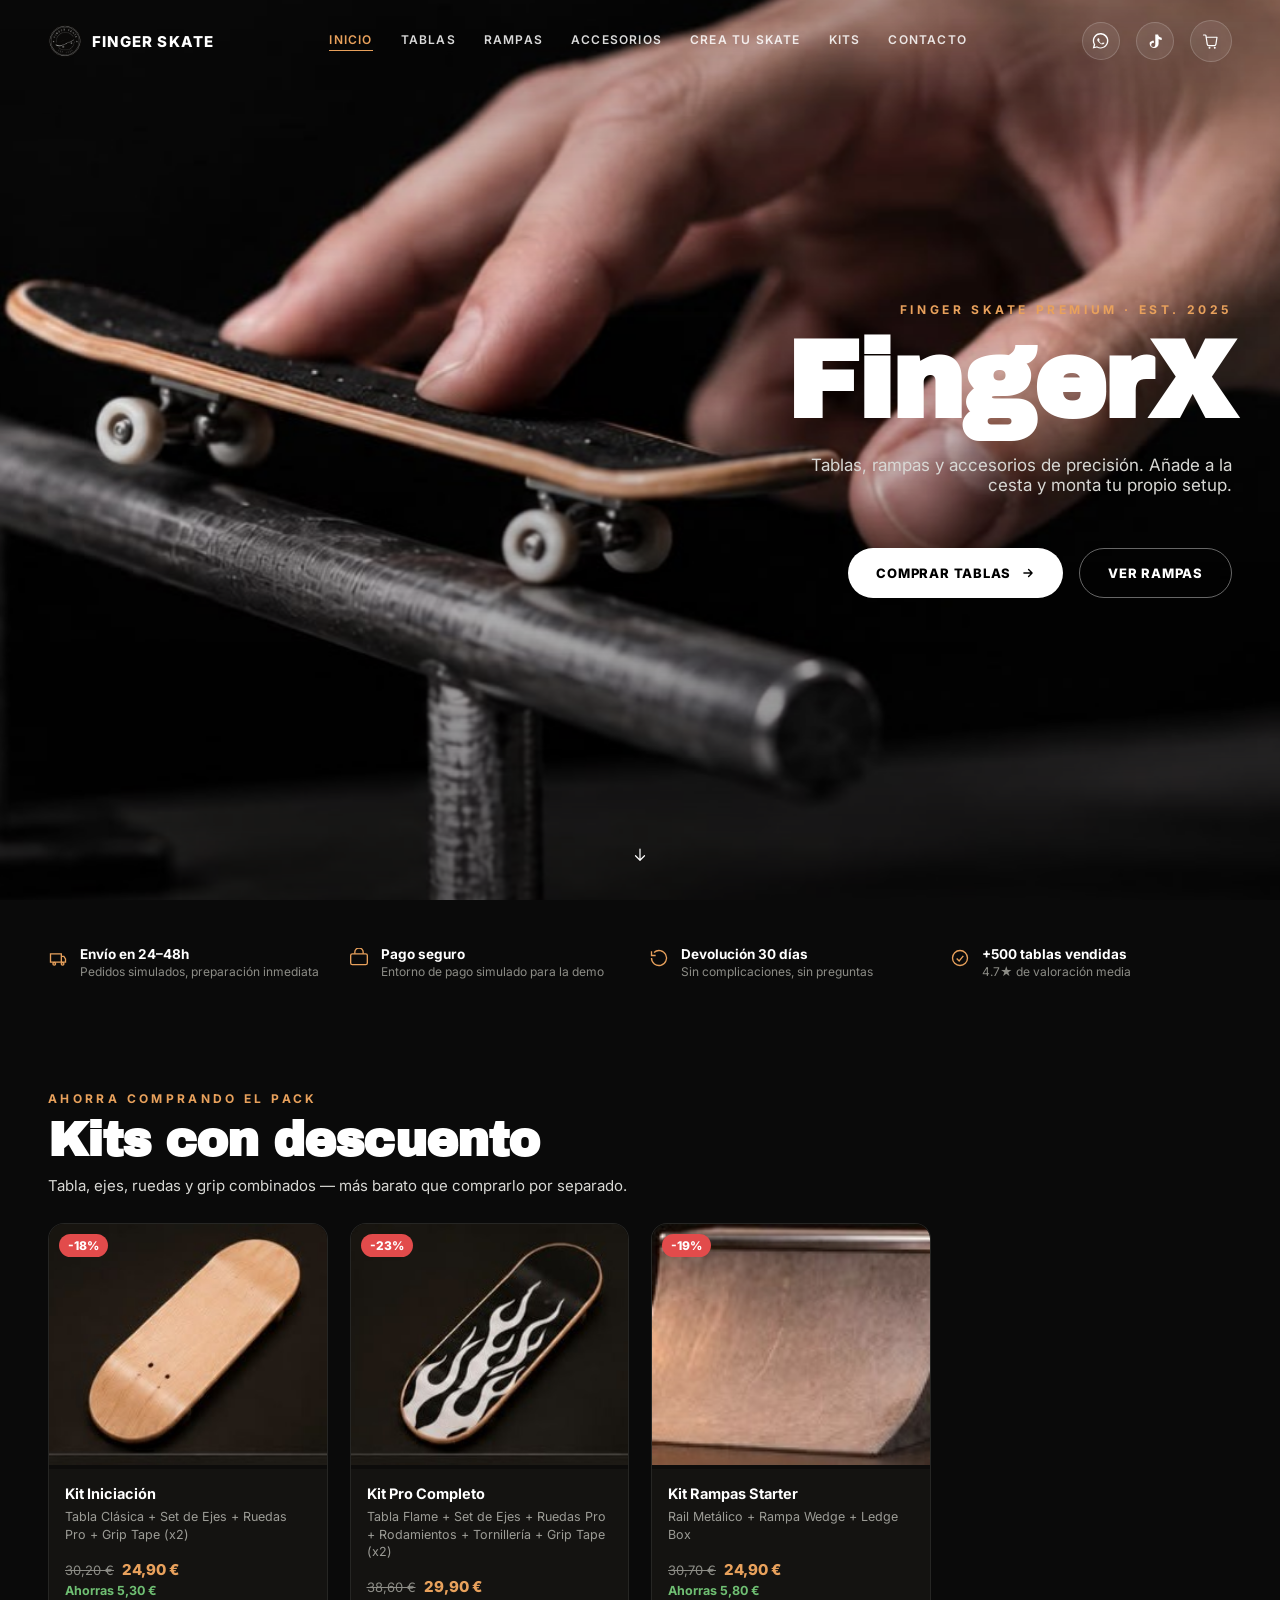
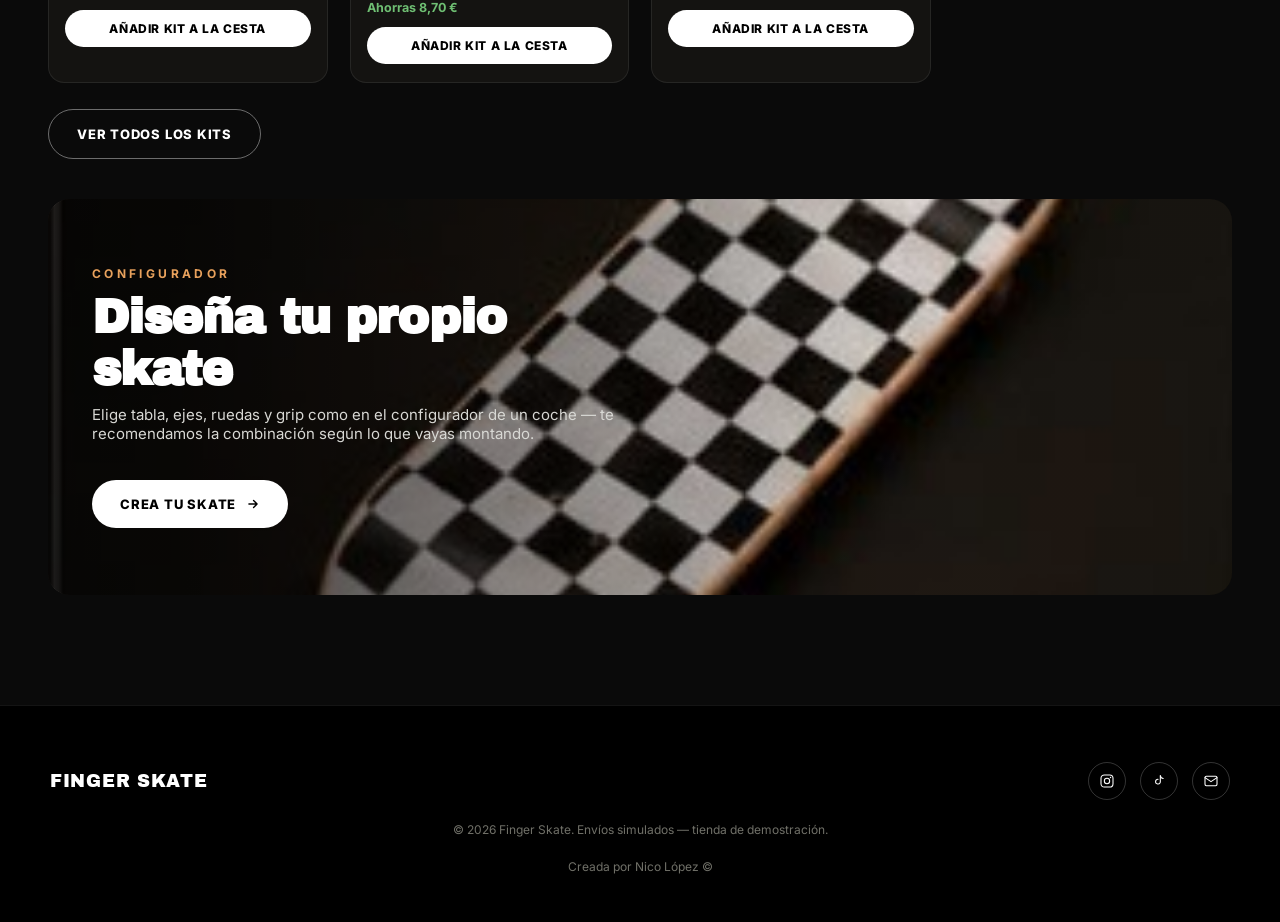
<file: index.html>
<!doctype html>
<html lang="es">
<head>
<meta charset="utf-8">
<meta name="viewport" content="width=device-width, initial-scale=1">
<title>Finger Skate — Tienda</title>
<meta name="description" content="Tablas, rampas y accesorios de finger skate. Configura tu propio setup.">
<link rel="canonical" href="https://yourfingerskate.juanle.net/index.html">
<link rel="icon" href="icons/favicon.png?v=2" type="image/png">
<link rel="apple-touch-icon" href="icons/apple-touch-icon.png?v=2">
<link rel="manifest" href="manifest.webmanifest">
<meta name="theme-color" content="#0a0a0a">
<meta name="apple-mobile-web-app-capable" content="yes">
<meta name="apple-mobile-web-app-status-bar-style" content="black-translucent">
<meta name="apple-mobile-web-app-title" content="Finger Skate">
<link rel="preconnect" href="https://fonts.googleapis.com">
<link href="https://fonts.googleapis.com/css2?family=Archivo+Black&family=Inter:wght@400;500;600;700;800&display=swap" rel="stylesheet">
<link rel="stylesheet" href="assets/style.css?v=3">
</head>
<body>

<div class="progress" id="progressBar"></div>

<nav class="nav" id="navEl">
<a href="index.html" class="brand">
<img src="icons/icon-192.png" width="34" height="34" alt="" class="brandmark">
FINGER SKATE
</a>
<div class="navlinks">
<a href="index.html" aria-current="page">Inicio</a>
<a href="tablas.html">Tablas</a>
<a href="rampas.html">Rampas</a>
<a href="accesorios.html">Accesorios</a>
<a href="crea.html">Crea tu Skate</a>
<a href="kits.html">Kits</a>
<a href="#contacto">Contacto</a>
</div>
<div class="navright">
<a class="shareicon" href="#" onclick="App.shareWhatsapp();return false" aria-label="Compartir por WhatsApp" title="Compartir por WhatsApp">
<svg width="17" height="17" viewBox="0 0 24 24" fill="currentColor"><path d="M17.5 14.4c-.3-.1-1.6-.8-1.9-.9-.3-.1-.4-.1-.6.1-.2.3-.7.9-.8 1-.2.2-.3.2-.5.1-.3-.1-1.2-.4-2.2-1.4-.8-.7-1.4-1.6-1.5-1.9-.2-.3 0-.5.1-.6l.4-.4c.1-.1.2-.3.2-.4.1-.1.1-.3 0-.4-.1-.1-.6-1.4-.8-1.9-.2-.5-.4-.4-.6-.4h-.5c-.2 0-.4.1-.6.3-.2.3-.8.8-.8 1.9 0 1.1.8 2.2.9 2.3.1.2 1.7 2.6 4.2 3.6.6.3 1 .4 1.4.5.6.2 1.1.2 1.5.1.5-.1 1.6-.6 1.8-1.3.2-.6.2-1.1.2-1.2-.1-.1-.2-.2-.5-.3z"/><path d="M20.5 3.5A10.9 10.9 0 0 0 12.1 0C6 0 1.1 4.9 1.1 10.9c0 1.9.5 3.8 1.4 5.4L1 22l5.9-1.5a11 11 0 0 0 5.2 1.3h0c6 0 11-4.9 11-10.9 0-2.9-1.1-5.7-3.1-7.8zm-8.4 16.8h0a9 9 0 0 1-4.6-1.3l-.3-.2-3.5.9.9-3.4-.2-.3a9 9 0 0 1-1.4-4.8c0-5 4.1-9.1 9.1-9.1a9 9 0 0 1 9 9.1c0 5-4.1 9.1-9 9.1z"/></svg>
</a>
<a class="shareicon" href="#" aria-label="Síguenos en TikTok" title="Síguenos en TikTok">
<svg width="17" height="17" viewBox="0 0 24 24" fill="currentColor"><path d="M14 2h3.1c.2 1.6 1.1 3 2.5 3.8.8.5 1.7.7 2.6.8v3.2c-1.6 0-3.1-.5-4.4-1.4v6.8c0 3.4-2.8 6.1-6.2 6.1A6.2 6.2 0 0 1 5.4 13c1.5-1.6 3.6-2.4 5.7-2.2v3.2a2.9 2.9 0 1 0 2 2.8V2z"/></svg>
</a>
<button class="cartbtn" onclick="App.toggleCart()" aria-label="Ver cesta">
<svg width="18" height="18" viewBox="0 0 24 24" fill="none"><path d="M6 7h14l-1.5 9.5a2 2 0 0 1-2 1.7H9a2 2 0 0 1-2-1.7L5.2 4.6A1 1 0 0 0 4.2 4H2" stroke="currentColor" stroke-width="1.6" stroke-linecap="round" stroke-linejoin="round"/><circle cx="10" cy="21" r="1.3" fill="currentColor"/><circle cx="17" cy="21" r="1.3" fill="currentColor"/></svg>
<span id="cartBadge"></span>
</button>
</div>
</nav>

<nav class="tabs" id="tabsNav" aria-label="Secciones de la tienda">
<a href="index.html" aria-current="page">
<svg viewBox="0 0 24 24" aria-hidden="true"><path d="M3 11.5 12 4l9 7.5M5.5 10v10h13V10M10 20v-6h4v6"/></svg>
<span>Inicio</span>
</a>
<a href="tablas.html">
<svg viewBox="0 0 24 24" aria-hidden="true"><rect x="3" y="9" width="18" height="6" rx="2"/><circle cx="7.5" cy="18" r="1.4"/><circle cx="16.5" cy="18" r="1.4"/></svg>
<span>Tablas</span>
</a>
<a href="rampas.html">
<svg viewBox="0 0 24 24" aria-hidden="true"><path d="M3 19h18M3 19 15 6h6v13"/></svg>
<span>Rampas</span>
</a>
<a href="accesorios.html">
<svg viewBox="0 0 24 24" aria-hidden="true"><circle cx="12" cy="12" r="3"/><path d="M12 3v2.4M12 18.6V21M21 12h-2.4M5.4 12H3M18 6l-1.6 1.6M7.6 16.4 6 18M18 18l-1.6-1.6M7.6 7.6 6 6"/></svg>
<span>Accesorios</span>
</a>
<a href="crea.html">
<svg viewBox="0 0 24 24" aria-hidden="true"><path d="M4 7h7M4 12h10M4 17h5" stroke-width="1.9"/><circle cx="15" cy="7" r="1.6" fill="currentColor" stroke="none"/><circle cx="18" cy="17" r="1.6" fill="currentColor" stroke="none"/></svg>
<span>Crea</span>
</a>
<button type="button" class="cestatab" onclick="App.toggleCart()">
<svg viewBox="0 0 24 24" aria-hidden="true"><path d="M6 7h14l-1.5 9.5a2 2 0 0 1-2 1.7H9a2 2 0 0 1-2-1.7L5.2 4.6A1 1 0 0 0 4.2 4H2"/><circle cx="10" cy="21" r="1.3" fill="currentColor" stroke="none"/><circle cx="17" cy="21" r="1.3" fill="currentColor" stroke="none"/></svg>
<span>Cesta</span>
<span class="tabbadge" id="tabCartBadge" style="display:none"></span>
</button>
</nav>

<section id="inicio" class="hero">
<img class="cover" id="heroImg" src="images/hero_clean2.jpg" alt="Finger skate sobre un rail de metal">
<div class="scrim"></div>
<div class="hero-inner">
<div class="eyebrow">Finger skate premium · est. 2025</div>
<h1 class="title">FingerX</h1>
<p class="sub">Tablas, rampas y accesorios de precisión. Añade a la cesta y monta tu propio setup.</p>
<div class="btnrow">
<a href="tablas.html" class="btn">Comprar tablas
<svg width="14" height="14" viewBox="0 0 24 24" fill="none"><path d="M5 12h14M13 6l6 6-6 6" stroke="currentColor" stroke-width="2.4" stroke-linecap="round" stroke-linejoin="round"/></svg>
</a>
<a href="rampas.html" class="btn ghost">Ver rampas</a>
</div>
</div>
<div class="scrolldown">
<svg width="18" height="18" viewBox="0 0 24 24" fill="none" aria-hidden="true"><path d="M12 4v15M6 13l6 6 6-6" stroke="#fff" stroke-width="1.6" stroke-linecap="round" stroke-linejoin="round"/></svg>
</div>
</section>

<section class="usprow reveal">
<div class="uspitem"><svg viewBox="0 0 24 24" width="20" height="20" fill="none" stroke="currentColor" stroke-width="1.6"><path d="M3 7h13v10H3zM16 10h3l2 3v4h-5z"/><circle cx="7.5" cy="19" r="1.6"/><circle cx="17.5" cy="19" r="1.6"/></svg><div><b>Envío en 24–48h</b><span>Pedidos simulados, preparación inmediata</span></div></div>
<div class="uspitem"><svg viewBox="0 0 24 24" width="20" height="20" fill="none" stroke="currentColor" stroke-width="1.6"><rect x="2" y="7" width="20" height="13" rx="2"/><path d="M7 7V5a5 5 0 0 1 10 0v2"/></svg><div><b>Pago seguro</b><span>Entorno de pago simulado para la demo</span></div></div>
<div class="uspitem"><svg viewBox="0 0 24 24" width="20" height="20" fill="none" stroke="currentColor" stroke-width="1.6"><path d="M3 12a9 9 0 1 0 3-6.7M3 4v5h5"/></svg><div><b>Devolución 30 días</b><span>Sin complicaciones, sin preguntas</span></div></div>
<div class="uspitem"><svg viewBox="0 0 24 24" width="20" height="20" fill="none" stroke="currentColor" stroke-width="1.6"><circle cx="12" cy="12" r="9"/><path d="M8 12.5l3 3 5-6"/></svg><div><b>+500 tablas vendidas</b><span>4.7★ de valoración media</span></div></div>
</section>

<section class="shopsec reveal" style="padding-bottom:20px">
<div class="kicker">Ahorra comprando el pack</div>
<h2 class="sech" style="margin-top:8px">Kits con descuento</h2>
<p class="secp" style="margin-bottom:28px">Tabla, ejes, ruedas y grip combinados — más barato que comprarlo por separado.</p>
<div class="grid" id="gridKitsHome"></div>
<a href="kits.html" class="btn ghost" style="margin-top:26px;width:fit-content">Ver todos los kits</a>
</section>

<section class="shopsec reveal" style="padding-top:20px;padding-bottom:70px">
<div class="banner" style="height:44vh;min-height:300px">
<img src="images/board_check.jpg" alt="Configura tu propia tabla de finger skate">
<div class="bscrim"></div>
<div class="btxt" style="max-width:620px">
<div class="kicker">Configurador</div>
<h2 class="sech">Diseña tu propio skate</h2>
<p class="secp">Elige tabla, ejes, ruedas y grip como en el configurador de un coche — te recomendamos la combinación según lo que vayas montando.</p>
<a href="crea.html" class="btn" style="margin-top:22px;width:fit-content">Crea tu Skate
<svg width="14" height="14" viewBox="0 0 24 24" fill="none"><path d="M5 12h14M13 6l6 6-6 6" stroke="currentColor" stroke-width="2.4" stroke-linecap="round" stroke-linejoin="round"/></svg>
</a>
</div>
</div>
</section>

<footer id="contacto">
<div class="footrow">
<div class="footbrand">FINGER SKATE</div>
<div class="socials">
<a class="social" href="#" aria-label="Instagram"><svg width="16" height="16" viewBox="0 0 24 24" fill="none"><rect x="3" y="3" width="18" height="18" rx="5" stroke="currentColor" stroke-width="1.6"/><circle cx="12" cy="12" r="4" stroke="currentColor" stroke-width="1.6"/><circle cx="17.3" cy="6.7" r="1.1" fill="currentColor"/></svg></a>
<a class="social" href="#" aria-label="TikTok"><svg width="16" height="16" viewBox="0 0 24 24" fill="none"><path d="M14 4v9.6a3.6 3.6 0 1 1-3.4-4.3" stroke="currentColor" stroke-width="1.6" stroke-linecap="round"/><path d="M14 4c.3 2.3 2 4 4.4 4.2" stroke="currentColor" stroke-width="1.6" stroke-linecap="round"/></svg></a>
<a class="social" href="#" aria-label="Correo"><svg width="16" height="16" viewBox="0 0 24 24" fill="none"><rect x="3" y="5" width="18" height="14" rx="2" stroke="currentColor" stroke-width="1.6"/><path d="M3 7l9 6 9-6" stroke="currentColor" stroke-width="1.6" stroke-linecap="round" stroke-linejoin="round"/></svg></a>
</div>
</div>
<p class="fine">© 2026 Finger Skate. Envíos simulados — tienda de demostración.</p>
<p class="fine">Creada por Nico López ©</p>
</footer>

<div class="totop" id="totop" title="Subir">
<svg width="18" height="18" viewBox="0 0 24 24" fill="none"><path d="M12 19V5M6 11l6-6 6 6" stroke="currentColor" stroke-width="2" stroke-linecap="round" stroke-linejoin="round"/></svg>
</div>

<div id="overlays"></div>

<script src="assets/app.js?v=3"></script>
<script>document.addEventListener('DOMContentLoaded', () => App.init());</script>
</body>
</html>
</file>
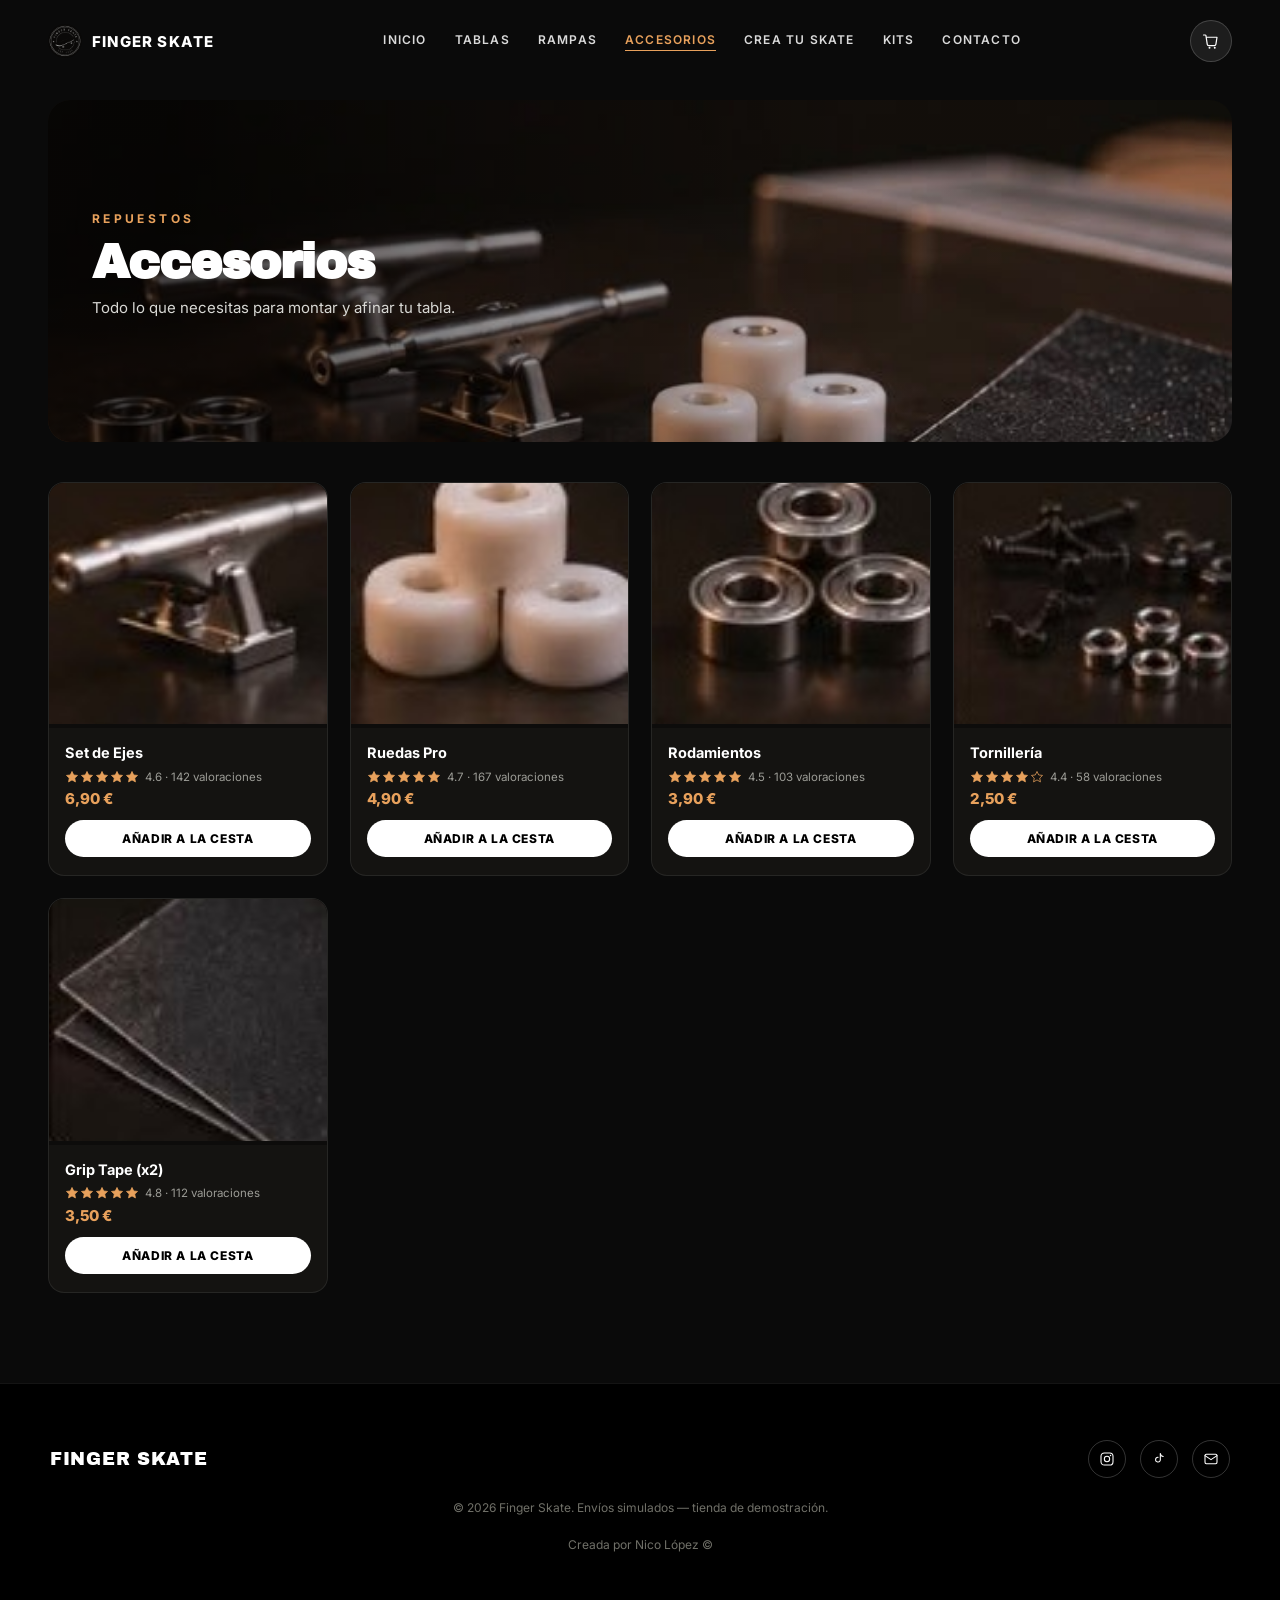
<file: accesorios.html>
<!doctype html>
<html lang="es">
<head>
<meta charset="utf-8">
<meta name="viewport" content="width=device-width, initial-scale=1">
<title>Accesorios — Finger Skate</title>
<meta name="description" content="Ejes, ruedas, rodamientos, tornillería y grip tape para montar tu tabla.">
<link rel="canonical" href="https://yourfingerskate.juanle.net/accesorios.html">
<link rel="icon" href="icons/favicon.png?v=2" type="image/png">
<link rel="apple-touch-icon" href="icons/apple-touch-icon.png?v=2">
<link rel="manifest" href="manifest.webmanifest">
<meta name="theme-color" content="#0a0a0a">
<meta name="apple-mobile-web-app-capable" content="yes">
<meta name="apple-mobile-web-app-status-bar-style" content="black-translucent">
<meta name="apple-mobile-web-app-title" content="Finger Skate">
<link rel="preconnect" href="https://fonts.googleapis.com">
<link href="https://fonts.googleapis.com/css2?family=Archivo+Black&family=Inter:wght@400;500;600;700;800&display=swap" rel="stylesheet">
<link rel="stylesheet" href="assets/style.css?v=3">
</head>
<body>

<div class="progress" id="progressBar"></div>

<nav class="nav" id="navEl">
<a href="index.html" class="brand">
<img src="icons/icon-192.png" width="34" height="34" alt="" class="brandmark">
FINGER SKATE
</a>
<div class="navlinks">
<a href="index.html">Inicio</a>
<a href="tablas.html">Tablas</a>
<a href="rampas.html">Rampas</a>
<a href="accesorios.html" aria-current="page">Accesorios</a>
<a href="crea.html">Crea tu Skate</a>
<a href="kits.html">Kits</a>
<a href="#contacto">Contacto</a>
</div>
<div class="navright">
<button class="cartbtn" onclick="App.toggleCart()" aria-label="Ver cesta">
<svg width="18" height="18" viewBox="0 0 24 24" fill="none"><path d="M6 7h14l-1.5 9.5a2 2 0 0 1-2 1.7H9a2 2 0 0 1-2-1.7L5.2 4.6A1 1 0 0 0 4.2 4H2" stroke="currentColor" stroke-width="1.6" stroke-linecap="round" stroke-linejoin="round"/><circle cx="10" cy="21" r="1.3" fill="currentColor"/><circle cx="17" cy="21" r="1.3" fill="currentColor"/></svg>
<span id="cartBadge"></span>
</button>
</div>
</nav>

<nav class="tabs" id="tabsNav" aria-label="Secciones de la tienda">
<a href="index.html">
<svg viewBox="0 0 24 24" aria-hidden="true"><path d="M3 11.5 12 4l9 7.5M5.5 10v10h13V10M10 20v-6h4v6"/></svg>
<span>Inicio</span>
</a>
<a href="tablas.html">
<svg viewBox="0 0 24 24" aria-hidden="true"><rect x="3" y="9" width="18" height="6" rx="2"/><circle cx="7.5" cy="18" r="1.4"/><circle cx="16.5" cy="18" r="1.4"/></svg>
<span>Tablas</span>
</a>
<a href="rampas.html">
<svg viewBox="0 0 24 24" aria-hidden="true"><path d="M3 19h18M3 19 15 6h6v13"/></svg>
<span>Rampas</span>
</a>
<a href="accesorios.html" aria-current="page">
<svg viewBox="0 0 24 24" aria-hidden="true"><circle cx="12" cy="12" r="3"/><path d="M12 3v2.4M12 18.6V21M21 12h-2.4M5.4 12H3M18 6l-1.6 1.6M7.6 16.4 6 18M18 18l-1.6-1.6M7.6 7.6 6 6"/></svg>
<span>Accesorios</span>
</a>
<a href="crea.html">
<svg viewBox="0 0 24 24" aria-hidden="true"><path d="M4 7h7M4 12h10M4 17h5" stroke-width="1.9"/><circle cx="15" cy="7" r="1.6" fill="currentColor" stroke="none"/><circle cx="18" cy="17" r="1.6" fill="currentColor" stroke="none"/></svg>
<span>Crea</span>
</a>
<button type="button" class="cestatab" onclick="App.toggleCart()">
<svg viewBox="0 0 24 24" aria-hidden="true"><path d="M6 7h14l-1.5 9.5a2 2 0 0 1-2 1.7H9a2 2 0 0 1-2-1.7L5.2 4.6A1 1 0 0 0 4.2 4H2"/><circle cx="10" cy="21" r="1.3" fill="currentColor" stroke="none"/><circle cx="17" cy="21" r="1.3" fill="currentColor" stroke="none"/></svg>
<span>Cesta</span>
<span class="tabbadge" id="tabCartBadge" style="display:none"></span>
</button>
</nav>

<section id="accesorios" class="shopsec reveal">
<div class="banner">
<img src="images/acc_hero.jpg" alt="Ejes, ruedas, rodamientos y grip tape">
<div class="bscrim"></div>
<div class="btxt">
<div class="kicker reveal-item">Repuestos</div>
<h2 class="sech reveal-item" style="transition-delay:.1s">Accesorios</h2>
<p class="secp reveal-item" style="transition-delay:.2s">Todo lo que necesitas para montar y afinar tu tabla.</p>
</div>
</div>
<div class="grid" id="gridAcc"></div>
</section>

<footer id="contacto">
<div class="footrow">
<div class="footbrand">FINGER SKATE</div>
<div class="socials">
<a class="social" href="#" aria-label="Instagram"><svg width="16" height="16" viewBox="0 0 24 24" fill="none"><rect x="3" y="3" width="18" height="18" rx="5" stroke="currentColor" stroke-width="1.6"/><circle cx="12" cy="12" r="4" stroke="currentColor" stroke-width="1.6"/><circle cx="17.3" cy="6.7" r="1.1" fill="currentColor"/></svg></a>
<a class="social" href="#" aria-label="TikTok"><svg width="16" height="16" viewBox="0 0 24 24" fill="none"><path d="M14 4v9.6a3.6 3.6 0 1 1-3.4-4.3" stroke="currentColor" stroke-width="1.6" stroke-linecap="round"/><path d="M14 4c.3 2.3 2 4 4.4 4.2" stroke="currentColor" stroke-width="1.6" stroke-linecap="round"/></svg></a>
<a class="social" href="#" aria-label="Correo"><svg width="16" height="16" viewBox="0 0 24 24" fill="none"><rect x="3" y="5" width="18" height="14" rx="2" stroke="currentColor" stroke-width="1.6"/><path d="M3 7l9 6 9-6" stroke="currentColor" stroke-width="1.6" stroke-linecap="round" stroke-linejoin="round"/></svg></a>
</div>
</div>
<p class="fine">© 2026 Finger Skate. Envíos simulados — tienda de demostración.</p>
<p class="fine">Creada por Nico López ©</p>
</footer>

<div class="totop" id="totop" title="Subir">
<svg width="18" height="18" viewBox="0 0 24 24" fill="none"><path d="M12 19V5M6 11l6-6 6 6" stroke="currentColor" stroke-width="2" stroke-linecap="round" stroke-linejoin="round"/></svg>
</div>

<div id="overlays"></div>

<script src="assets/app.js?v=3"></script>
<script>document.addEventListener('DOMContentLoaded', () => App.init());</script>
</body>
</html>
</file>
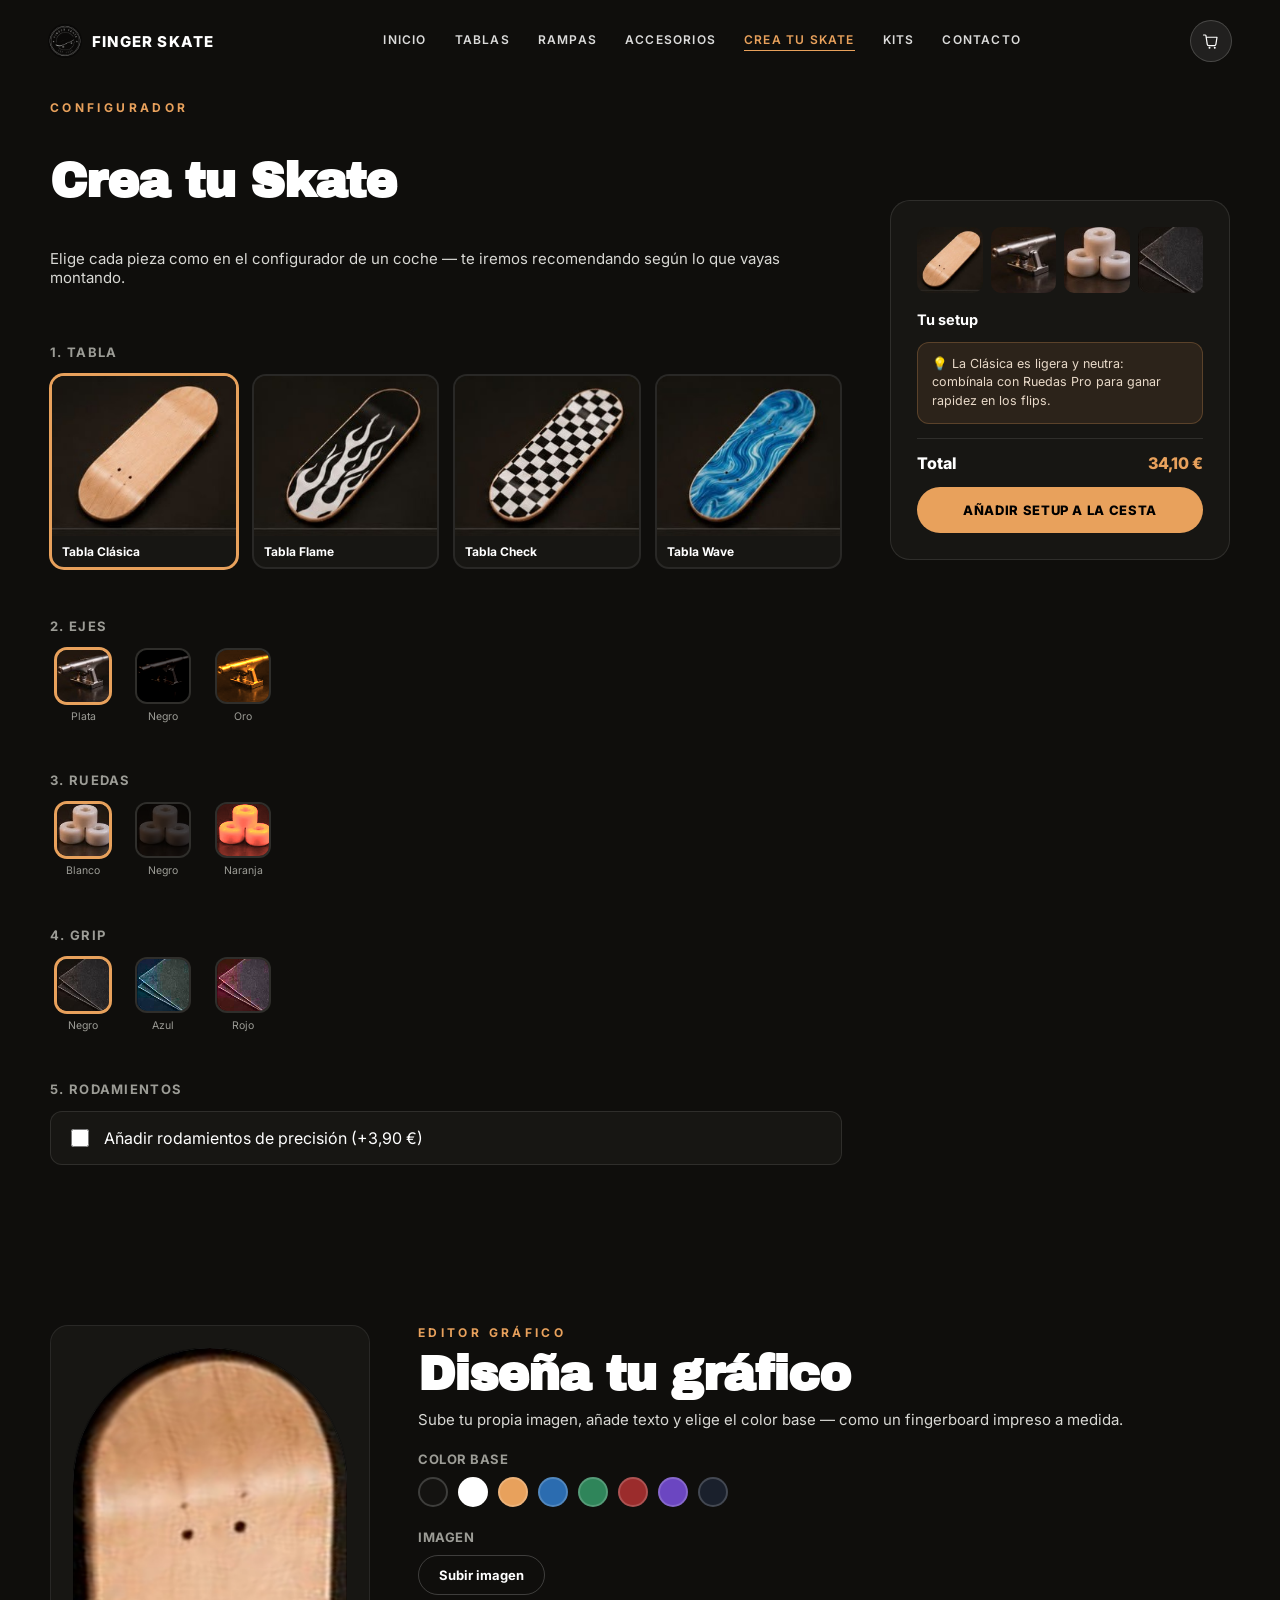
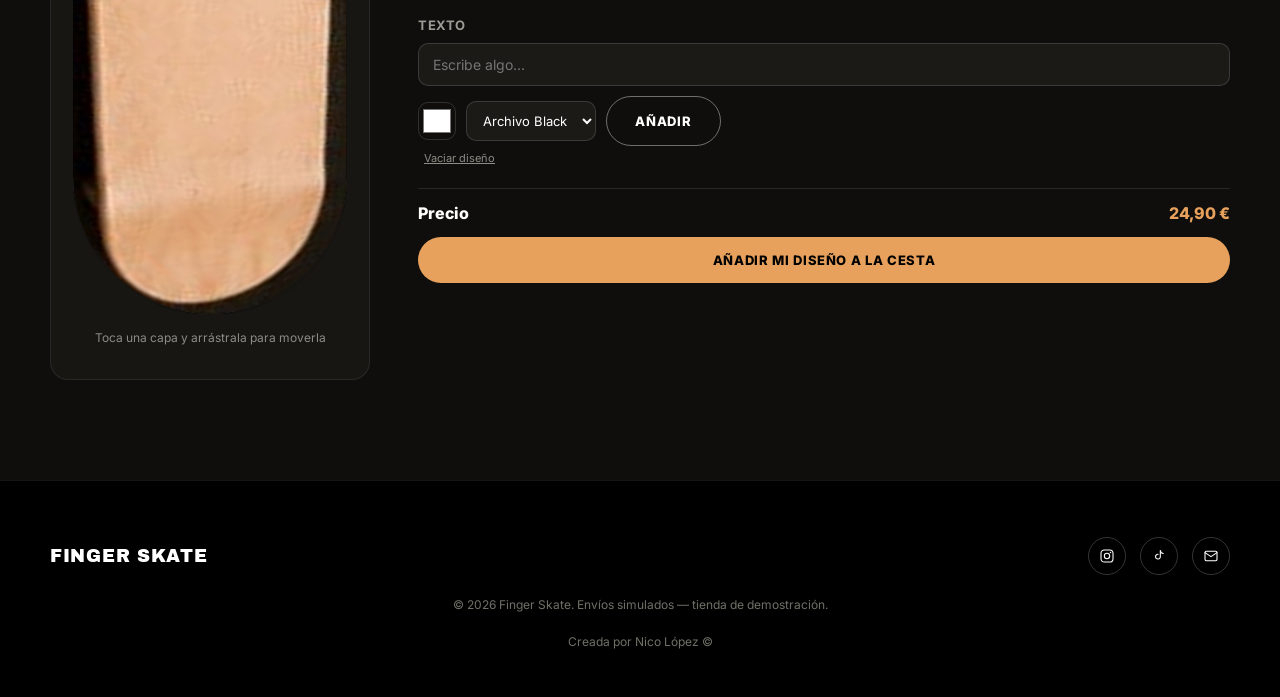
<file: crea.html>
<!doctype html>
<html lang="es">
<head>
<meta charset="utf-8">
<meta name="viewport" content="width=device-width, initial-scale=1">
<title>Crea tu Skate — Finger Skate</title>
<meta name="description" content="Configura tu propio setup de finger skate: tabla, ejes, ruedas, grip y rodamientos.">
<link rel="canonical" href="https://yourfingerskate.juanle.net/crea.html">
<link rel="icon" href="icons/favicon.png?v=2" type="image/png">
<link rel="apple-touch-icon" href="icons/apple-touch-icon.png?v=2">
<link rel="manifest" href="manifest.webmanifest">
<meta name="theme-color" content="#0a0a0a">
<meta name="apple-mobile-web-app-capable" content="yes">
<meta name="apple-mobile-web-app-status-bar-style" content="black-translucent">
<meta name="apple-mobile-web-app-title" content="Finger Skate">
<link rel="preconnect" href="https://fonts.googleapis.com">
<link href="https://fonts.googleapis.com/css2?family=Archivo+Black&family=Inter:wght@400;500;600;700;800&display=swap" rel="stylesheet">
<link rel="stylesheet" href="assets/style.css?v=3">
</head>
<body>

<div class="progress" id="progressBar"></div>

<nav class="nav" id="navEl">
<a href="index.html" class="brand">
<img src="icons/icon-192.png" width="34" height="34" alt="" class="brandmark">
FINGER SKATE
</a>
<div class="navlinks">
<a href="index.html">Inicio</a>
<a href="tablas.html">Tablas</a>
<a href="rampas.html">Rampas</a>
<a href="accesorios.html">Accesorios</a>
<a href="crea.html" aria-current="page">Crea tu Skate</a>
<a href="kits.html">Kits</a>
<a href="#contacto">Contacto</a>
</div>
<div class="navright">
<button class="cartbtn" onclick="App.toggleCart()" aria-label="Ver cesta">
<svg width="18" height="18" viewBox="0 0 24 24" fill="none"><path d="M6 7h14l-1.5 9.5a2 2 0 0 1-2 1.7H9a2 2 0 0 1-2-1.7L5.2 4.6A1 1 0 0 0 4.2 4H2" stroke="currentColor" stroke-width="1.6" stroke-linecap="round" stroke-linejoin="round"/><circle cx="10" cy="21" r="1.3" fill="currentColor"/><circle cx="17" cy="21" r="1.3" fill="currentColor"/></svg>
<span id="cartBadge"></span>
</button>
</div>
</nav>

<nav class="tabs" id="tabsNav" aria-label="Secciones de la tienda">
<a href="index.html">
<svg viewBox="0 0 24 24" aria-hidden="true"><path d="M3 11.5 12 4l9 7.5M5.5 10v10h13V10M10 20v-6h4v6"/></svg>
<span>Inicio</span>
</a>
<a href="tablas.html">
<svg viewBox="0 0 24 24" aria-hidden="true"><rect x="3" y="9" width="18" height="6" rx="2"/><circle cx="7.5" cy="18" r="1.4"/><circle cx="16.5" cy="18" r="1.4"/></svg>
<span>Tablas</span>
</a>
<a href="rampas.html">
<svg viewBox="0 0 24 24" aria-hidden="true"><path d="M3 19h18M3 19 15 6h6v13"/></svg>
<span>Rampas</span>
</a>
<a href="accesorios.html">
<svg viewBox="0 0 24 24" aria-hidden="true"><circle cx="12" cy="12" r="3"/><path d="M12 3v2.4M12 18.6V21M21 12h-2.4M5.4 12H3M18 6l-1.6 1.6M7.6 16.4 6 18M18 18l-1.6-1.6M7.6 7.6 6 6"/></svg>
<span>Accesorios</span>
</a>
<a href="crea.html" aria-current="page">
<svg viewBox="0 0 24 24" aria-hidden="true"><path d="M4 7h7M4 12h10M4 17h5" stroke-width="1.9"/><circle cx="15" cy="7" r="1.6" fill="currentColor" stroke="none"/><circle cx="18" cy="17" r="1.6" fill="currentColor" stroke="none"/></svg>
<span>Crea</span>
</a>
<button type="button" class="cestatab" onclick="App.toggleCart()">
<svg viewBox="0 0 24 24" aria-hidden="true"><path d="M6 7h14l-1.5 9.5a2 2 0 0 1-2 1.7H9a2 2 0 0 1-2-1.7L5.2 4.6A1 1 0 0 0 4.2 4H2"/><circle cx="10" cy="21" r="1.3" fill="currentColor" stroke="none"/><circle cx="17" cy="21" r="1.3" fill="currentColor" stroke="none"/></svg>
<span>Cesta</span>
<span class="tabbadge" id="tabCartBadge" style="display:none"></span>
</button>
</nav>

<section id="crea" class="cfgsec reveal">
<div class="cfgwrap">
<div class="cfgsteps">
<div class="kicker reveal-item">Configurador</div>
<h2 class="sech reveal-item" style="margin-top:8px;transition-delay:.1s">Crea tu Skate</h2>
<p class="secp reveal-item" style="margin-bottom:8px;transition-delay:.2s">Elige cada pieza como en el configurador de un coche — te iremos recomendando según lo que vayas montando.</p>

<div class="cfgstep">
<h4>1. Tabla</h4>
<div class="cfgdecks" id="cfgDecks"></div>
</div>

<div class="cfgstep">
<h4>2. Ejes</h4>
<div class="cfgswatches" id="cfgTrucks"></div>
</div>

<div class="cfgstep">
<h4>3. Ruedas</h4>
<div class="cfgswatches" id="cfgWheels"></div>
</div>

<div class="cfgstep">
<h4>4. Grip</h4>
<div class="cfgswatches" id="cfgGrips"></div>
</div>

<div class="cfgstep">
<h4>5. Rodamientos</h4>
<label class="cfgtoggle">
<input type="checkbox" id="cfgBearingsBox" onchange="App.toggleBearings()">
<span>Añadir rodamientos de precisión (+<span id="bearingPrice"></span>)</span>
</label>
</div>
</div>

<div class="cfgsummary">
<div class="cfgpreview" id="cfgPreview"></div>
<div class="cardname">Tu setup</div>
<div class="cfgtip">💡 <span id="cfgTip"></span></div>
<div class="cfgtotal"><span>Total</span><span id="cfgTotal"></span></div>
<button class="cfgaddbtn" onclick="App.addSetup()">Añadir setup a la cesta</button>
</div>
</div>
</section>

<section id="disena" class="cfgsec reveal" style="padding-top:0">
<div class="disenowrap">
<div class="disenocanvaswrap reveal-item">
<canvas id="designerCanvas" width="300" height="620"></canvas>
<p class="disenohint">Toca una capa y arrástrala para moverla</p>
</div>
<div class="disenopanel">
<div class="kicker reveal-item">Editor gráfico</div>
<h2 class="sech reveal-item" style="margin-top:8px;transition-delay:.1s">Diseña tu gráfico</h2>
<p class="secp reveal-item" style="margin-bottom:22px;transition-delay:.2s">Sube tu propia imagen, añade texto y elige el color base — como un fingerboard impreso a medida.</p>

<div class="disenogroup reveal-item">
<h4>Color base</h4>
<div class="colorswatches" id="designerColors"></div>
</div>

<div class="disenogroup reveal-item">
<h4>Imagen</h4>
<label class="filebtn">Subir imagen
<input type="file" id="designerFileInput" accept="image/*" style="display:none">
</label>
</div>

<div class="disenogroup reveal-item">
<h4>Texto</h4>
<input type="text" id="designerTextInput" class="disenotext" placeholder="Escribe algo..." maxlength="24">
<div class="disenorow">
<input type="color" id="designerTextColor" value="#ffffff" class="disenocolor">
<select id="designerFont" class="disenoselect">
<option value="Archivo Black">Archivo Black</option>
<option value="Inter">Inter</option>
<option value="Georgia">Georgia</option>
<option value="Courier New">Courier New</option>
</select>
<button class="btn ghost" onclick="App.designerAddText()">Añadir</button>
</div>
</div>

<div class="disenogroup" id="designerLayerControls" style="display:none">
<h4>Capa seleccionada</h4>
<div class="disenorow">
<button class="iconbtn" style="background:rgba(255,255,255,.1)" onclick="App.designerScaleSel(0.9)">－</button>
<button class="iconbtn" style="background:rgba(255,255,255,.1)" onclick="App.designerScaleSel(1.1)">＋</button>
<button class="iconbtn" style="background:rgba(255,255,255,.1)" onclick="App.designerRotateSel(-15)">⟲</button>
<button class="iconbtn" style="background:rgba(255,255,255,.1)" onclick="App.designerRotateSel(15)">⟳</button>
<button class="rm" onclick="App.designerDeleteSel()">Eliminar capa</button>
</div>
</div>

<button class="rm" style="margin-top:4px" onclick="App.designerReset()">Vaciar diseño</button>

<div class="cfgtotal" style="margin-top:22px"><span>Precio</span><span>24,90 €</span></div>
<button class="cfgaddbtn" onclick="App.designerAddToCart()">Añadir mi diseño a la cesta</button>
</div>
</div>
</section>

<footer id="contacto">
<div class="footrow">
<div class="footbrand">FINGER SKATE</div>
<div class="socials">
<a class="social" href="#" aria-label="Instagram"><svg width="16" height="16" viewBox="0 0 24 24" fill="none"><rect x="3" y="3" width="18" height="18" rx="5" stroke="currentColor" stroke-width="1.6"/><circle cx="12" cy="12" r="4" stroke="currentColor" stroke-width="1.6"/><circle cx="17.3" cy="6.7" r="1.1" fill="currentColor"/></svg></a>
<a class="social" href="#" aria-label="TikTok"><svg width="16" height="16" viewBox="0 0 24 24" fill="none"><path d="M14 4v9.6a3.6 3.6 0 1 1-3.4-4.3" stroke="currentColor" stroke-width="1.6" stroke-linecap="round"/><path d="M14 4c.3 2.3 2 4 4.4 4.2" stroke="currentColor" stroke-width="1.6" stroke-linecap="round"/></svg></a>
<a class="social" href="#" aria-label="Correo"><svg width="16" height="16" viewBox="0 0 24 24" fill="none"><rect x="3" y="5" width="18" height="14" rx="2" stroke="currentColor" stroke-width="1.6"/><path d="M3 7l9 6 9-6" stroke="currentColor" stroke-width="1.6" stroke-linecap="round" stroke-linejoin="round"/></svg></a>
</div>
</div>
<p class="fine">© 2026 Finger Skate. Envíos simulados — tienda de demostración.</p>
<p class="fine">Creada por Nico López ©</p>
</footer>

<div class="totop" id="totop" title="Subir">
<svg width="18" height="18" viewBox="0 0 24 24" fill="none"><path d="M12 19V5M6 11l6-6 6 6" stroke="currentColor" stroke-width="2" stroke-linecap="round" stroke-linejoin="round"/></svg>
</div>

<div id="overlays"></div>

<script src="assets/app.js?v=3"></script>
<script>document.addEventListener('DOMContentLoaded', () => App.init());</script>
</body>
</html>
</file>
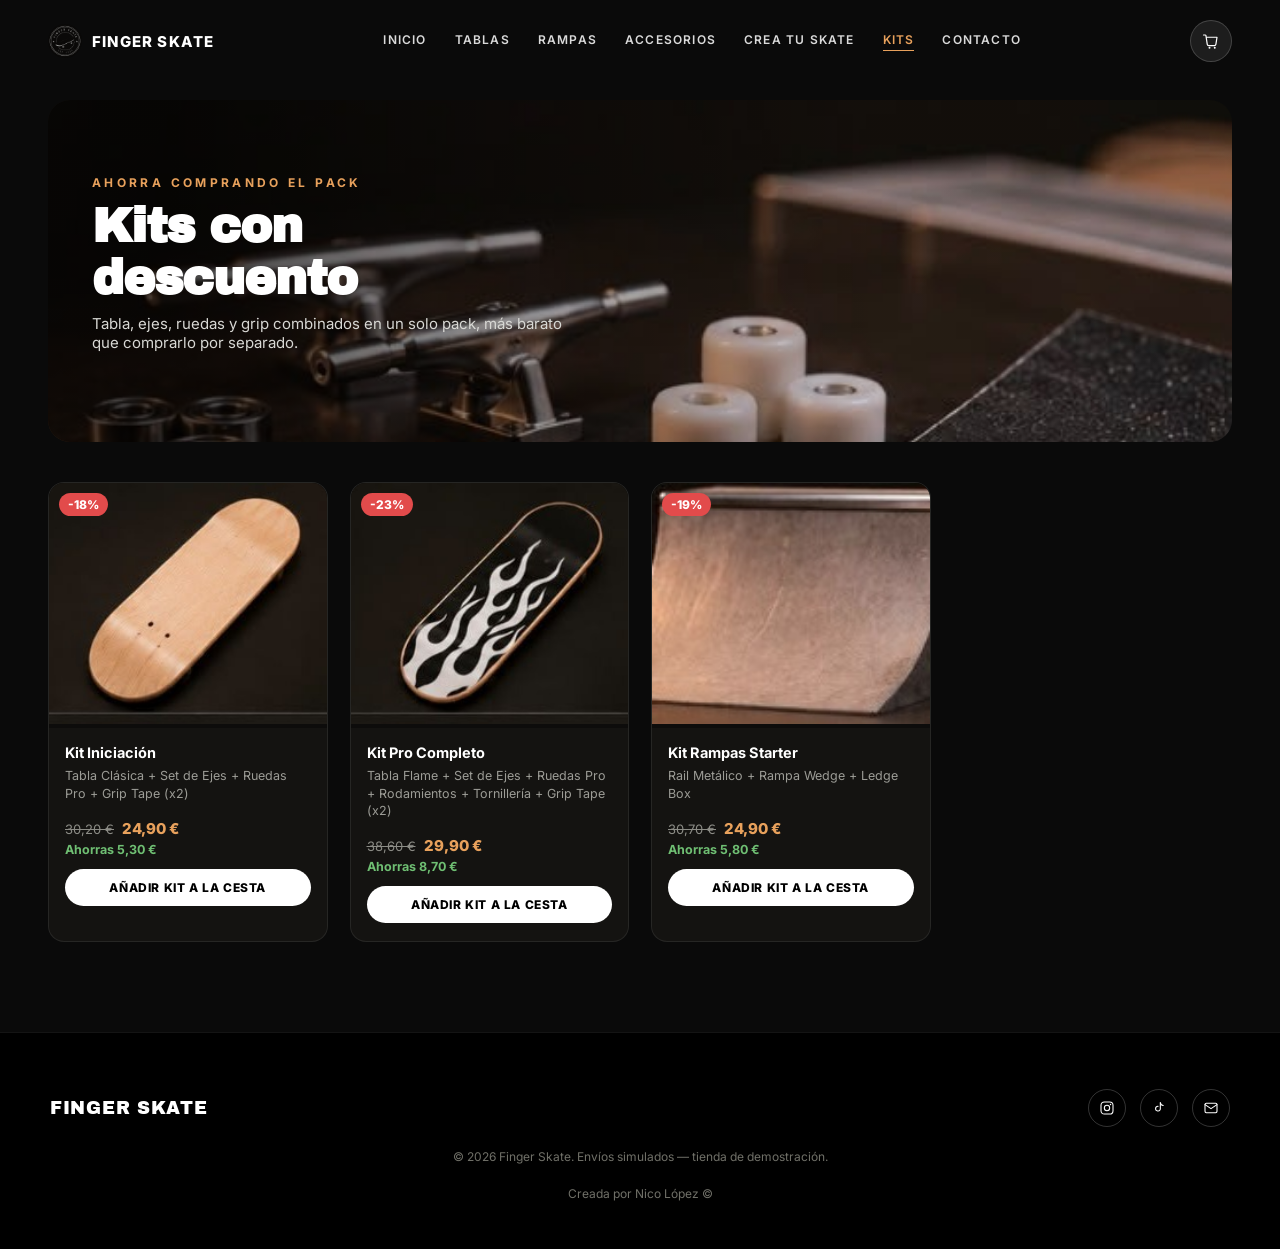
<file: kits.html>
<!doctype html>
<html lang="es">
<head>
<meta charset="utf-8">
<meta name="viewport" content="width=device-width, initial-scale=1">
<title>Kits con descuento — Finger Skate</title>
<meta name="description" content="Kits de finger skate con descuento: tabla, ejes, ruedas y grip en un solo pack.">
<link rel="canonical" href="https://yourfingerskate.juanle.net/kits.html">
<link rel="icon" href="icons/favicon.png?v=2" type="image/png">
<link rel="apple-touch-icon" href="icons/apple-touch-icon.png?v=2">
<link rel="manifest" href="manifest.webmanifest">
<meta name="theme-color" content="#0a0a0a">
<meta name="apple-mobile-web-app-capable" content="yes">
<meta name="apple-mobile-web-app-status-bar-style" content="black-translucent">
<meta name="apple-mobile-web-app-title" content="Finger Skate">
<link rel="preconnect" href="https://fonts.googleapis.com">
<link href="https://fonts.googleapis.com/css2?family=Archivo+Black&family=Inter:wght@400;500;600;700;800&display=swap" rel="stylesheet">
<link rel="stylesheet" href="assets/style.css?v=3">
</head>
<body>

<div class="progress" id="progressBar"></div>

<nav class="nav" id="navEl">
<a href="index.html" class="brand">
<img src="icons/icon-192.png" width="34" height="34" alt="" class="brandmark">
FINGER SKATE
</a>
<div class="navlinks">
<a href="index.html">Inicio</a>
<a href="tablas.html">Tablas</a>
<a href="rampas.html">Rampas</a>
<a href="accesorios.html">Accesorios</a>
<a href="crea.html">Crea tu Skate</a>
<a href="kits.html" aria-current="page">Kits</a>
<a href="#contacto">Contacto</a>
</div>
<div class="navright">
<button class="cartbtn" onclick="App.toggleCart()" aria-label="Ver cesta">
<svg width="18" height="18" viewBox="0 0 24 24" fill="none"><path d="M6 7h14l-1.5 9.5a2 2 0 0 1-2 1.7H9a2 2 0 0 1-2-1.7L5.2 4.6A1 1 0 0 0 4.2 4H2" stroke="currentColor" stroke-width="1.6" stroke-linecap="round" stroke-linejoin="round"/><circle cx="10" cy="21" r="1.3" fill="currentColor"/><circle cx="17" cy="21" r="1.3" fill="currentColor"/></svg>
<span id="cartBadge"></span>
</button>
</div>
</nav>

<nav class="tabs" id="tabsNav" aria-label="Secciones de la tienda">
<a href="index.html">
<svg viewBox="0 0 24 24" aria-hidden="true"><path d="M3 11.5 12 4l9 7.5M5.5 10v10h13V10M10 20v-6h4v6"/></svg>
<span>Inicio</span>
</a>
<a href="tablas.html">
<svg viewBox="0 0 24 24" aria-hidden="true"><rect x="3" y="9" width="18" height="6" rx="2"/><circle cx="7.5" cy="18" r="1.4"/><circle cx="16.5" cy="18" r="1.4"/></svg>
<span>Tablas</span>
</a>
<a href="rampas.html">
<svg viewBox="0 0 24 24" aria-hidden="true"><path d="M3 19h18M3 19 15 6h6v13"/></svg>
<span>Rampas</span>
</a>
<a href="accesorios.html">
<svg viewBox="0 0 24 24" aria-hidden="true"><circle cx="12" cy="12" r="3"/><path d="M12 3v2.4M12 18.6V21M21 12h-2.4M5.4 12H3M18 6l-1.6 1.6M7.6 16.4 6 18M18 18l-1.6-1.6M7.6 7.6 6 6"/></svg>
<span>Accesorios</span>
</a>
<a href="crea.html">
<svg viewBox="0 0 24 24" aria-hidden="true"><path d="M4 7h7M4 12h10M4 17h5" stroke-width="1.9"/><circle cx="15" cy="7" r="1.6" fill="currentColor" stroke="none"/><circle cx="18" cy="17" r="1.6" fill="currentColor" stroke="none"/></svg>
<span>Crea</span>
</a>
<button type="button" class="cestatab" onclick="App.toggleCart()">
<svg viewBox="0 0 24 24" aria-hidden="true"><path d="M6 7h14l-1.5 9.5a2 2 0 0 1-2 1.7H9a2 2 0 0 1-2-1.7L5.2 4.6A1 1 0 0 0 4.2 4H2"/><circle cx="10" cy="21" r="1.3" fill="currentColor" stroke="none"/><circle cx="17" cy="21" r="1.3" fill="currentColor" stroke="none"/></svg>
<span>Cesta</span>
<span class="tabbadge" id="tabCartBadge" style="display:none"></span>
</button>
</nav>

<section id="kits" class="shopsec reveal">
<div class="banner">
<img src="images/acc_hero.jpg" alt="Kits de finger skate con descuento">
<div class="bscrim"></div>
<div class="btxt">
<div class="kicker reveal-item">Ahorra comprando el pack</div>
<h2 class="sech reveal-item" style="transition-delay:.1s">Kits con descuento</h2>
<p class="secp reveal-item" style="transition-delay:.2s">Tabla, ejes, ruedas y grip combinados en un solo pack, más barato que comprarlo por separado.</p>
</div>
</div>
<div class="grid" id="gridKits"></div>
</section>

<footer id="contacto">
<div class="footrow">
<div class="footbrand">FINGER SKATE</div>
<div class="socials">
<a class="social" href="#" aria-label="Instagram"><svg width="16" height="16" viewBox="0 0 24 24" fill="none"><rect x="3" y="3" width="18" height="18" rx="5" stroke="currentColor" stroke-width="1.6"/><circle cx="12" cy="12" r="4" stroke="currentColor" stroke-width="1.6"/><circle cx="17.3" cy="6.7" r="1.1" fill="currentColor"/></svg></a>
<a class="social" href="#" aria-label="TikTok"><svg width="16" height="16" viewBox="0 0 24 24" fill="none"><path d="M14 4v9.6a3.6 3.6 0 1 1-3.4-4.3" stroke="currentColor" stroke-width="1.6" stroke-linecap="round"/><path d="M14 4c.3 2.3 2 4 4.4 4.2" stroke="currentColor" stroke-width="1.6" stroke-linecap="round"/></svg></a>
<a class="social" href="#" aria-label="Correo"><svg width="16" height="16" viewBox="0 0 24 24" fill="none"><rect x="3" y="5" width="18" height="14" rx="2" stroke="currentColor" stroke-width="1.6"/><path d="M3 7l9 6 9-6" stroke="currentColor" stroke-width="1.6" stroke-linecap="round" stroke-linejoin="round"/></svg></a>
</div>
</div>
<p class="fine">© 2026 Finger Skate. Envíos simulados — tienda de demostración.</p>
<p class="fine">Creada por Nico López ©</p>
</footer>

<div class="totop" id="totop" title="Subir">
<svg width="18" height="18" viewBox="0 0 24 24" fill="none"><path d="M12 19V5M6 11l6-6 6 6" stroke="currentColor" stroke-width="2" stroke-linecap="round" stroke-linejoin="round"/></svg>
</div>

<div id="overlays"></div>

<script src="assets/app.js?v=3"></script>
<script>document.addEventListener('DOMContentLoaded', () => App.init());</script>
</body>
</html>
</file>
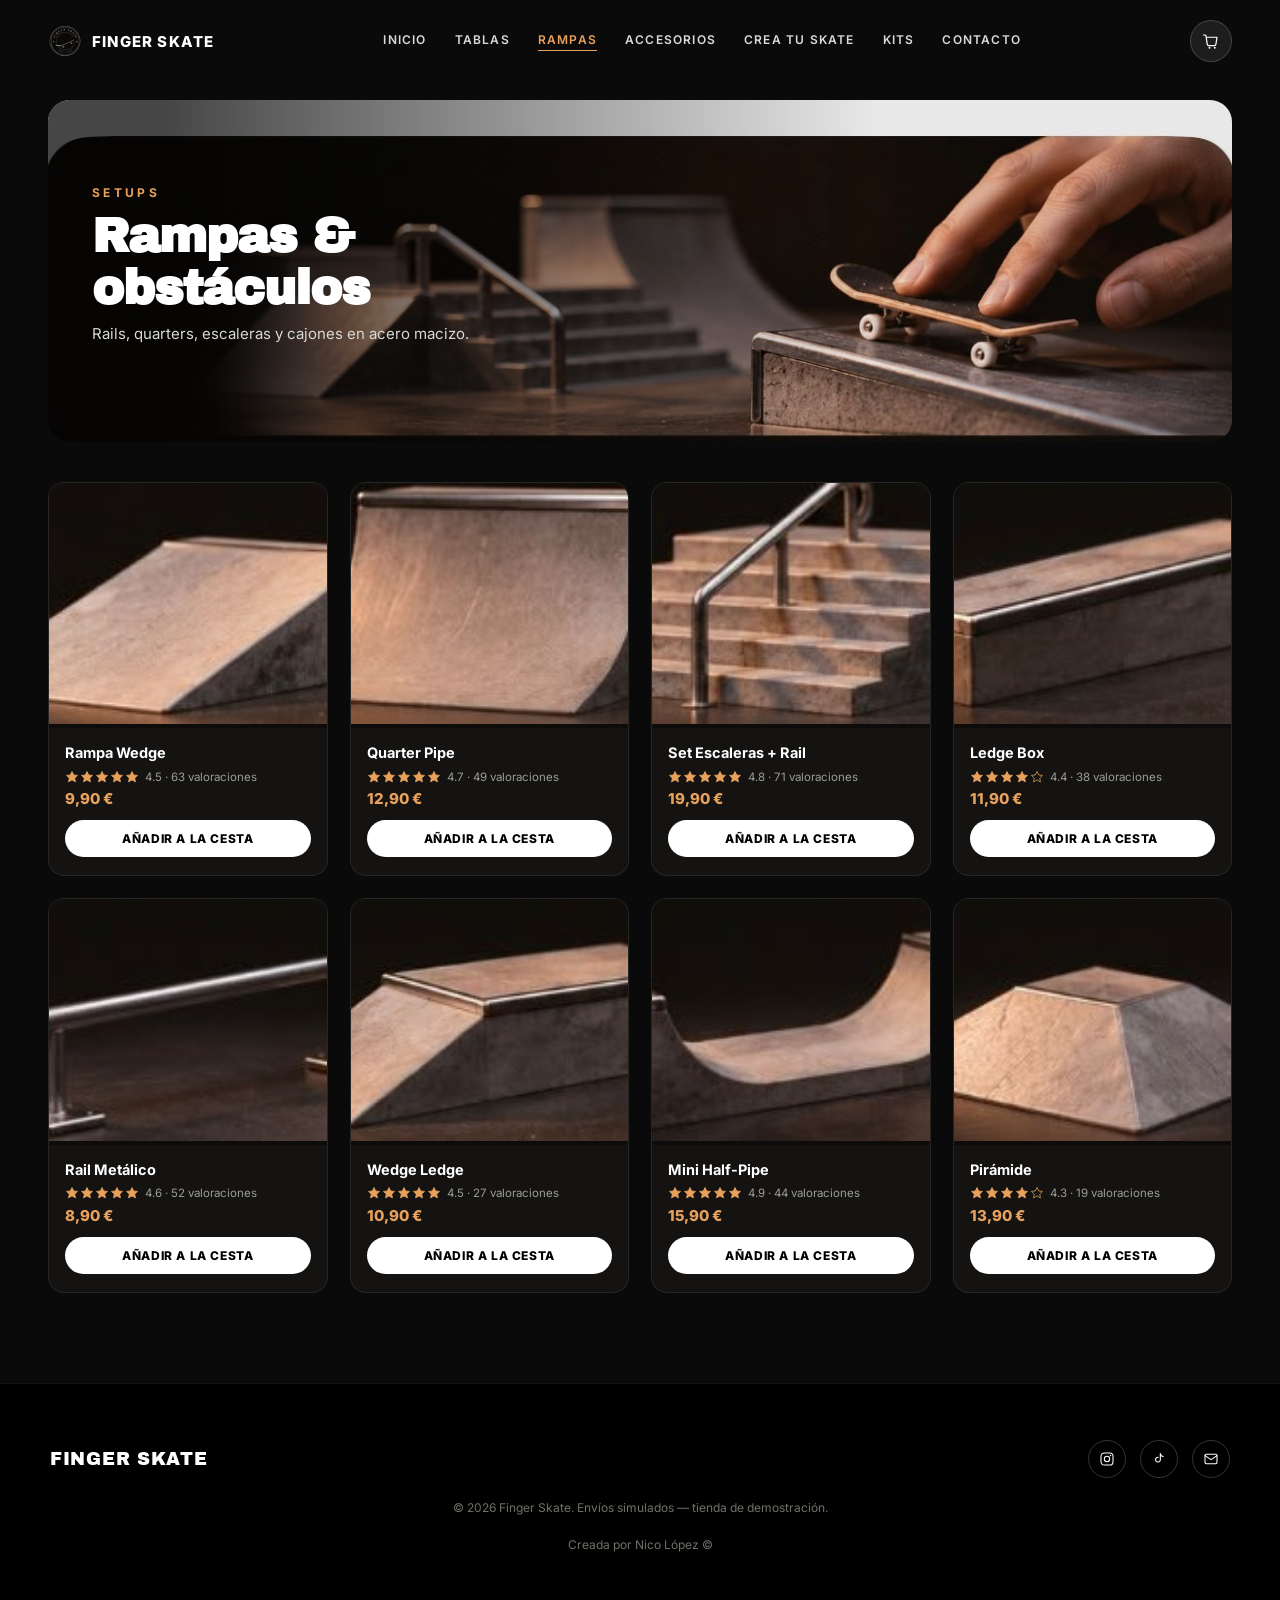
<file: rampas.html>
<!doctype html>
<html lang="es">
<head>
<meta charset="utf-8">
<meta name="viewport" content="width=device-width, initial-scale=1">
<title>Rampas y obstáculos — Finger Skate</title>
<meta name="description" content="Rails, quarters, escaleras y cajones en acero macizo para tu setup.">
<link rel="canonical" href="https://yourfingerskate.juanle.net/rampas.html">
<link rel="icon" href="icons/favicon.png?v=2" type="image/png">
<link rel="apple-touch-icon" href="icons/apple-touch-icon.png?v=2">
<link rel="manifest" href="manifest.webmanifest">
<meta name="theme-color" content="#0a0a0a">
<meta name="apple-mobile-web-app-capable" content="yes">
<meta name="apple-mobile-web-app-status-bar-style" content="black-translucent">
<meta name="apple-mobile-web-app-title" content="Finger Skate">
<link rel="preconnect" href="https://fonts.googleapis.com">
<link href="https://fonts.googleapis.com/css2?family=Archivo+Black&family=Inter:wght@400;500;600;700;800&display=swap" rel="stylesheet">
<link rel="stylesheet" href="assets/style.css?v=3">
</head>
<body>

<div class="progress" id="progressBar"></div>

<nav class="nav" id="navEl">
<a href="index.html" class="brand">
<img src="icons/icon-192.png" width="34" height="34" alt="" class="brandmark">
FINGER SKATE
</a>
<div class="navlinks">
<a href="index.html">Inicio</a>
<a href="tablas.html">Tablas</a>
<a href="rampas.html" aria-current="page">Rampas</a>
<a href="accesorios.html">Accesorios</a>
<a href="crea.html">Crea tu Skate</a>
<a href="kits.html">Kits</a>
<a href="#contacto">Contacto</a>
</div>
<div class="navright">
<button class="cartbtn" onclick="App.toggleCart()" aria-label="Ver cesta">
<svg width="18" height="18" viewBox="0 0 24 24" fill="none"><path d="M6 7h14l-1.5 9.5a2 2 0 0 1-2 1.7H9a2 2 0 0 1-2-1.7L5.2 4.6A1 1 0 0 0 4.2 4H2" stroke="currentColor" stroke-width="1.6" stroke-linecap="round" stroke-linejoin="round"/><circle cx="10" cy="21" r="1.3" fill="currentColor"/><circle cx="17" cy="21" r="1.3" fill="currentColor"/></svg>
<span id="cartBadge"></span>
</button>
</div>
</nav>

<nav class="tabs" id="tabsNav" aria-label="Secciones de la tienda">
<a href="index.html">
<svg viewBox="0 0 24 24" aria-hidden="true"><path d="M3 11.5 12 4l9 7.5M5.5 10v10h13V10M10 20v-6h4v6"/></svg>
<span>Inicio</span>
</a>
<a href="tablas.html">
<svg viewBox="0 0 24 24" aria-hidden="true"><rect x="3" y="9" width="18" height="6" rx="2"/><circle cx="7.5" cy="18" r="1.4"/><circle cx="16.5" cy="18" r="1.4"/></svg>
<span>Tablas</span>
</a>
<a href="rampas.html" aria-current="page">
<svg viewBox="0 0 24 24" aria-hidden="true"><path d="M3 19h18M3 19 15 6h6v13"/></svg>
<span>Rampas</span>
</a>
<a href="accesorios.html">
<svg viewBox="0 0 24 24" aria-hidden="true"><circle cx="12" cy="12" r="3"/><path d="M12 3v2.4M12 18.6V21M21 12h-2.4M5.4 12H3M18 6l-1.6 1.6M7.6 16.4 6 18M18 18l-1.6-1.6M7.6 7.6 6 6"/></svg>
<span>Accesorios</span>
</a>
<a href="crea.html">
<svg viewBox="0 0 24 24" aria-hidden="true"><path d="M4 7h7M4 12h10M4 17h5" stroke-width="1.9"/><circle cx="15" cy="7" r="1.6" fill="currentColor" stroke="none"/><circle cx="18" cy="17" r="1.6" fill="currentColor" stroke="none"/></svg>
<span>Crea</span>
</a>
<button type="button" class="cestatab" onclick="App.toggleCart()">
<svg viewBox="0 0 24 24" aria-hidden="true"><path d="M6 7h14l-1.5 9.5a2 2 0 0 1-2 1.7H9a2 2 0 0 1-2-1.7L5.2 4.6A1 1 0 0 0 4.2 4H2"/><circle cx="10" cy="21" r="1.3" fill="currentColor" stroke="none"/><circle cx="17" cy="21" r="1.3" fill="currentColor" stroke="none"/></svg>
<span>Cesta</span>
<span class="tabbadge" id="tabCartBadge" style="display:none"></span>
</button>
</nav>

<section id="rampas" class="shopsec reveal">
<div class="banner">
<img src="images/rampas_hero.jpg" alt="Rampas y obstáculos de metal">
<div class="bscrim"></div>
<div class="btxt">
<div class="kicker reveal-item">Setups</div>
<h2 class="sech reveal-item" style="transition-delay:.1s">Rampas &amp; obstáculos</h2>
<p class="secp reveal-item" style="transition-delay:.2s">Rails, quarters, escaleras y cajones en acero macizo.</p>
</div>
</div>
<div class="grid" id="gridRampas"></div>
</section>

<footer id="contacto">
<div class="footrow">
<div class="footbrand">FINGER SKATE</div>
<div class="socials">
<a class="social" href="#" aria-label="Instagram"><svg width="16" height="16" viewBox="0 0 24 24" fill="none"><rect x="3" y="3" width="18" height="18" rx="5" stroke="currentColor" stroke-width="1.6"/><circle cx="12" cy="12" r="4" stroke="currentColor" stroke-width="1.6"/><circle cx="17.3" cy="6.7" r="1.1" fill="currentColor"/></svg></a>
<a class="social" href="#" aria-label="TikTok"><svg width="16" height="16" viewBox="0 0 24 24" fill="none"><path d="M14 4v9.6a3.6 3.6 0 1 1-3.4-4.3" stroke="currentColor" stroke-width="1.6" stroke-linecap="round"/><path d="M14 4c.3 2.3 2 4 4.4 4.2" stroke="currentColor" stroke-width="1.6" stroke-linecap="round"/></svg></a>
<a class="social" href="#" aria-label="Correo"><svg width="16" height="16" viewBox="0 0 24 24" fill="none"><rect x="3" y="5" width="18" height="14" rx="2" stroke="currentColor" stroke-width="1.6"/><path d="M3 7l9 6 9-6" stroke="currentColor" stroke-width="1.6" stroke-linecap="round" stroke-linejoin="round"/></svg></a>
</div>
</div>
<p class="fine">© 2026 Finger Skate. Envíos simulados — tienda de demostración.</p>
<p class="fine">Creada por Nico López ©</p>
</footer>

<div class="totop" id="totop" title="Subir">
<svg width="18" height="18" viewBox="0 0 24 24" fill="none"><path d="M12 19V5M6 11l6-6 6 6" stroke="currentColor" stroke-width="2" stroke-linecap="round" stroke-linejoin="round"/></svg>
</div>

<div id="overlays"></div>

<script src="assets/app.js?v=3"></script>
<script>document.addEventListener('DOMContentLoaded', () => App.init());</script>
</body>
</html>
</file>
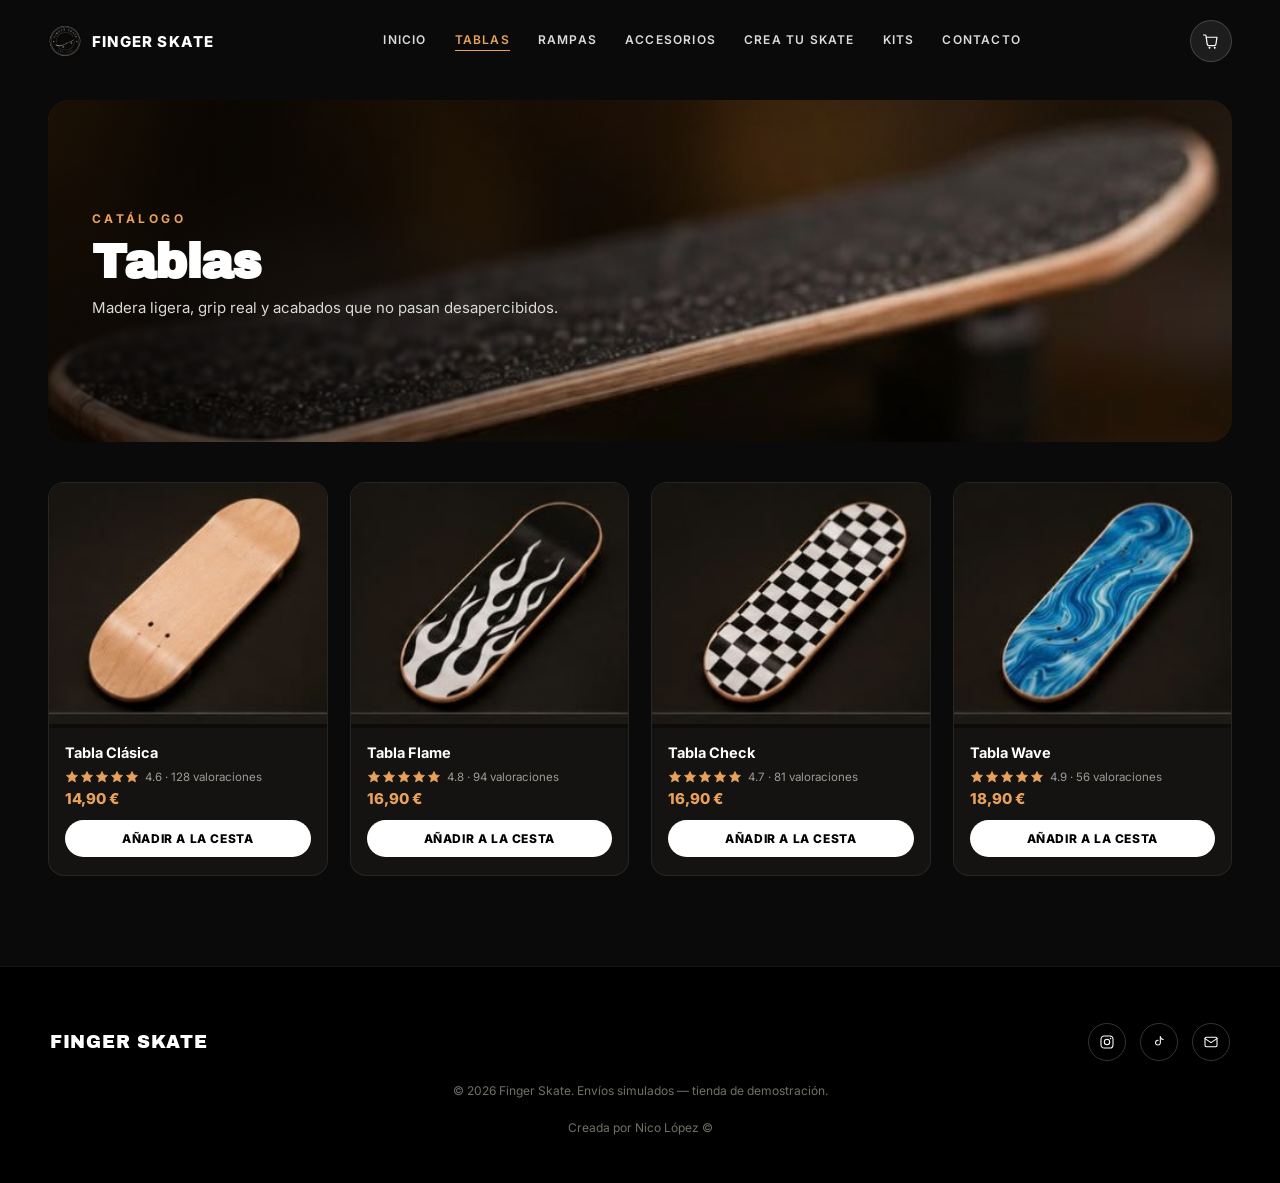
<file: tablas.html>
<!doctype html>
<html lang="es">
<head>
<meta charset="utf-8">
<meta name="viewport" content="width=device-width, initial-scale=1">
<title>Tablas — Finger Skate</title>
<meta name="description" content="Tablas de finger skate: madera ligera, grip real y acabados únicos.">
<link rel="canonical" href="https://yourfingerskate.juanle.net/tablas.html">
<link rel="icon" href="icons/favicon.png?v=2" type="image/png">
<link rel="apple-touch-icon" href="icons/apple-touch-icon.png?v=2">
<link rel="manifest" href="manifest.webmanifest">
<meta name="theme-color" content="#0a0a0a">
<meta name="apple-mobile-web-app-capable" content="yes">
<meta name="apple-mobile-web-app-status-bar-style" content="black-translucent">
<meta name="apple-mobile-web-app-title" content="Finger Skate">
<link rel="preconnect" href="https://fonts.googleapis.com">
<link href="https://fonts.googleapis.com/css2?family=Archivo+Black&family=Inter:wght@400;500;600;700;800&display=swap" rel="stylesheet">
<link rel="stylesheet" href="assets/style.css?v=3">
</head>
<body>

<div class="progress" id="progressBar"></div>

<nav class="nav" id="navEl">
<a href="index.html" class="brand">
<img src="icons/icon-192.png" width="34" height="34" alt="" class="brandmark">
FINGER SKATE
</a>
<div class="navlinks">
<a href="index.html">Inicio</a>
<a href="tablas.html" aria-current="page">Tablas</a>
<a href="rampas.html">Rampas</a>
<a href="accesorios.html">Accesorios</a>
<a href="crea.html">Crea tu Skate</a>
<a href="kits.html">Kits</a>
<a href="#contacto">Contacto</a>
</div>
<div class="navright">
<button class="cartbtn" onclick="App.toggleCart()" aria-label="Ver cesta">
<svg width="18" height="18" viewBox="0 0 24 24" fill="none"><path d="M6 7h14l-1.5 9.5a2 2 0 0 1-2 1.7H9a2 2 0 0 1-2-1.7L5.2 4.6A1 1 0 0 0 4.2 4H2" stroke="currentColor" stroke-width="1.6" stroke-linecap="round" stroke-linejoin="round"/><circle cx="10" cy="21" r="1.3" fill="currentColor"/><circle cx="17" cy="21" r="1.3" fill="currentColor"/></svg>
<span id="cartBadge"></span>
</button>
</div>
</nav>

<nav class="tabs" id="tabsNav" aria-label="Secciones de la tienda">
<a href="index.html">
<svg viewBox="0 0 24 24" aria-hidden="true"><path d="M3 11.5 12 4l9 7.5M5.5 10v10h13V10M10 20v-6h4v6"/></svg>
<span>Inicio</span>
</a>
<a href="tablas.html" aria-current="page">
<svg viewBox="0 0 24 24" aria-hidden="true"><rect x="3" y="9" width="18" height="6" rx="2"/><circle cx="7.5" cy="18" r="1.4"/><circle cx="16.5" cy="18" r="1.4"/></svg>
<span>Tablas</span>
</a>
<a href="rampas.html">
<svg viewBox="0 0 24 24" aria-hidden="true"><path d="M3 19h18M3 19 15 6h6v13"/></svg>
<span>Rampas</span>
</a>
<a href="accesorios.html">
<svg viewBox="0 0 24 24" aria-hidden="true"><circle cx="12" cy="12" r="3"/><path d="M12 3v2.4M12 18.6V21M21 12h-2.4M5.4 12H3M18 6l-1.6 1.6M7.6 16.4 6 18M18 18l-1.6-1.6M7.6 7.6 6 6"/></svg>
<span>Accesorios</span>
</a>
<a href="crea.html">
<svg viewBox="0 0 24 24" aria-hidden="true"><path d="M4 7h7M4 12h10M4 17h5" stroke-width="1.9"/><circle cx="15" cy="7" r="1.6" fill="currentColor" stroke="none"/><circle cx="18" cy="17" r="1.6" fill="currentColor" stroke="none"/></svg>
<span>Crea</span>
</a>
<button type="button" class="cestatab" onclick="App.toggleCart()">
<svg viewBox="0 0 24 24" aria-hidden="true"><path d="M6 7h14l-1.5 9.5a2 2 0 0 1-2 1.7H9a2 2 0 0 1-2-1.7L5.2 4.6A1 1 0 0 0 4.2 4H2"/><circle cx="10" cy="21" r="1.3" fill="currentColor" stroke="none"/><circle cx="17" cy="21" r="1.3" fill="currentColor" stroke="none"/></svg>
<span>Cesta</span>
<span class="tabbadge" id="tabCartBadge" style="display:none"></span>
</button>
</nav>

<section id="tablas" class="shopsec reveal">
<div class="banner">
<img src="images/tablas_hero.jpg" alt="Tabla de finger skate">
<div class="bscrim"></div>
<div class="btxt">
<div class="kicker reveal-item">Catálogo</div>
<h2 class="sech reveal-item" style="transition-delay:.1s">Tablas</h2>
<p class="secp reveal-item" style="transition-delay:.2s">Madera ligera, grip real y acabados que no pasan desapercibidos.</p>
</div>
</div>
<div class="grid" id="gridTablas"></div>
</section>

<footer id="contacto">
<div class="footrow">
<div class="footbrand">FINGER SKATE</div>
<div class="socials">
<a class="social" href="#" aria-label="Instagram"><svg width="16" height="16" viewBox="0 0 24 24" fill="none"><rect x="3" y="3" width="18" height="18" rx="5" stroke="currentColor" stroke-width="1.6"/><circle cx="12" cy="12" r="4" stroke="currentColor" stroke-width="1.6"/><circle cx="17.3" cy="6.7" r="1.1" fill="currentColor"/></svg></a>
<a class="social" href="#" aria-label="TikTok"><svg width="16" height="16" viewBox="0 0 24 24" fill="none"><path d="M14 4v9.6a3.6 3.6 0 1 1-3.4-4.3" stroke="currentColor" stroke-width="1.6" stroke-linecap="round"/><path d="M14 4c.3 2.3 2 4 4.4 4.2" stroke="currentColor" stroke-width="1.6" stroke-linecap="round"/></svg></a>
<a class="social" href="#" aria-label="Correo"><svg width="16" height="16" viewBox="0 0 24 24" fill="none"><rect x="3" y="5" width="18" height="14" rx="2" stroke="currentColor" stroke-width="1.6"/><path d="M3 7l9 6 9-6" stroke="currentColor" stroke-width="1.6" stroke-linecap="round" stroke-linejoin="round"/></svg></a>
</div>
</div>
<p class="fine">© 2026 Finger Skate. Envíos simulados — tienda de demostración.</p>
<p class="fine">Creada por Nico López ©</p>
</footer>

<div class="totop" id="totop" title="Subir">
<svg width="18" height="18" viewBox="0 0 24 24" fill="none"><path d="M12 19V5M6 11l6-6 6 6" stroke="currentColor" stroke-width="2" stroke-linecap="round" stroke-linejoin="round"/></svg>
</div>

<div id="overlays"></div>

<script src="assets/app.js?v=3"></script>
<script>document.addEventListener('DOMContentLoaded', () => App.init());</script>
</body>
</html>
</file>
<file: assets/style.css>
:root{ --ink:#0a0a0a; --accent:#e8a15c; }
*{box-sizing:border-box}
body{margin:0;background:var(--ink);font-family:'Inter',system-ui,sans-serif;color:#fff;overflow-x:hidden}
body.modalopen{overflow:hidden}
html{scroll-behavior:smooth}
h1,h2,h3{font-family:'Archivo Black','Inter',sans-serif;letter-spacing:-0.02em;margin:0}
a{color:inherit;text-decoration:none}
button{font-family:inherit;cursor:pointer;border:none}
img{max-width:100%}
::selection{background:var(--accent);color:#000}
.progress{position:fixed;top:0;left:0;height:3px;background:var(--accent);z-index:120;width:0%;transition:width .08s linear}
.nav{position:fixed;top:0;left:0;right:0;z-index:90;display:flex;align-items:center;justify-content:space-between;padding:20px 48px;transition:all .35s ease;background:transparent}
.nav.scrolled{padding:12px 48px;background:rgba(10,10,10,.75);backdrop-filter:blur(14px);border-bottom:1px solid rgba(255,255,255,.08)}
.brand{display:flex;align-items:center;gap:10px;font-weight:800;letter-spacing:.08em;font-size:15px}
.brandmark{border-radius:50%;flex:none}
.navlinks{display:flex;gap:28px;font-size:12px;font-weight:600;letter-spacing:.1em;text-transform:uppercase}
.navlinks a{position:relative;padding-bottom:4px;opacity:.85;transition:opacity .2s,color .2s}
.navlinks a:hover{opacity:1;color:var(--accent)}
.navlinks a::after{content:'';position:absolute;left:0;bottom:0;height:1px;width:0;background:var(--accent);transition:width .25s}
.navlinks a:hover::after{width:100%}
.navlinks a[aria-current="page"]{opacity:1;color:var(--accent)}
.navlinks a[aria-current="page"]::after{width:100%}
.navright{display:flex;align-items:center;gap:16px}
.cartbtn{position:relative;display:flex;align-items:center;justify-content:center;width:42px;height:42px;border-radius:50%;background:rgba(255,255,255,.08);border:1px solid rgba(255,255,255,.18);color:#fff;transition:all .2s}
.cartbtn:hover{background:#fff;color:#000}
.badge{position:absolute;top:-6px;right:-6px;background:var(--accent);color:#000;font-size:11px;font-weight:800;min-width:18px;height:18px;border-radius:9px;display:flex;align-items:center;justify-content:center;padding:0 4px}
section{position:relative;width:100%;overflow:hidden}
.cover{position:absolute;inset:0;width:100%;height:100%;object-fit:cover;will-change:transform}
.scrim{position:absolute;inset:0;background:linear-gradient(180deg,rgba(0,0,0,.2) 0%,rgba(0,0,0,0) 35%,rgba(0,0,0,.6) 100%)}
.hero{height:100vh;height:100dvh;min-height:680px;display:flex;align-items:center}
.hero-inner{position:relative;z-index:2;padding:0 48px;max-width:1440px;margin:0 auto;width:100%;display:flex;flex-direction:column;align-items:flex-end;text-align:right}
.eyebrow{font-size:12px;font-weight:700;letter-spacing:.3em;text-transform:uppercase;color:var(--accent);opacity:0;transform:translateY(16px);animation:rise .8s ease forwards .1s}
.title{font-size:clamp(52px,8.5vw,120px);line-height:.94;margin-top:14px;opacity:0;transform:translateY(24px);animation:rise .9s ease forwards .25s}
.sub{margin-top:22px;font-size:17px;color:#d8d8d4;max-width:460px;opacity:0;transform:translateY(16px);animation:rise .8s ease forwards .5s}
.btnrow{margin-top:36px;display:flex;gap:16px;opacity:0;transform:translateY(16px);animation:rise .8s ease forwards .7s}
.shareicon{width:38px;height:38px;border-radius:50%;background:rgba(255,255,255,.08);border:1px solid rgba(255,255,255,.18);display:flex;align-items:center;justify-content:center;color:#fff;transition:background .2s,transform .2s,border-color .2s}
.shareicon:hover{background:var(--accent);border-color:var(--accent);color:#000;transform:translateY(-2px)}
@media (max-width:400px){.navright{gap:8px}.shareicon{width:34px;height:34px}}
.btn{display:inline-flex;align-items:center;gap:10px;background:#fff;color:#000;padding:16px 28px;border-radius:999px;font-weight:800;font-size:13px;letter-spacing:.06em;text-transform:uppercase;transition:transform .25s,box-shadow .25s}
.btn:hover{transform:translateY(-3px);box-shadow:0 14px 30px rgba(0,0,0,.35)}
.btn.ghost{background:transparent;border:1px solid rgba(255,255,255,.4);color:#fff}
.btn.ghost:hover{background:#fff;color:#000}
@keyframes rise{to{opacity:1;transform:none}}
.scrolldown{position:absolute;left:50%;bottom:32px;transform:translateX(-50%);z-index:2;animation:bob 2.2s ease-in-out infinite}
@keyframes bob{0%,100%{transform:translate(-50%,0)}50%{transform:translate(-50%,10px)}}
.reveal{opacity:0;transform:translateY(40px);transition:opacity .9s cubic-bezier(.16,.84,.44,1),transform .9s cubic-bezier(.16,.84,.44,1)}
.reveal.on{opacity:1;transform:none}
.reveal-item{opacity:0;transform:translateY(26px);transition:opacity .65s cubic-bezier(.16,.84,.44,1),transform .65s cubic-bezier(.16,.84,.44,1)}
.reveal-item.on{opacity:1;transform:none}
.reveal-pop{opacity:0;transform:scale(.85);transition:opacity .5s ease,transform .5s cubic-bezier(.34,1.56,.64,1)}
.reveal-pop.on{opacity:1;transform:scale(1)}
.shopsec{padding:100px 48px 90px;max-width:1280px;margin:0 auto}
.banner{position:relative;height:38vh;min-height:260px;border-radius:22px;overflow:hidden;margin-bottom:40px}
.banner img{width:100%;height:100%;object-fit:cover}
.banner .bscrim{position:absolute;inset:0;background:linear-gradient(90deg,rgba(0,0,0,.72) 10%,rgba(0,0,0,.08) 70%)}
.banner .btxt{position:absolute;left:0;top:0;bottom:0;display:flex;flex-direction:column;justify-content:center;padding:0 44px;max-width:560px}
.kicker{font-size:12px;font-weight:700;letter-spacing:.28em;text-transform:uppercase;color:var(--accent)}
.sech{font-size:clamp(30px,4.2vw,48px);margin-top:10px}
.secp{margin-top:10px;color:#d8d8d4;font-size:15px}
.grid{display:grid;grid-template-columns:repeat(4,1fr);gap:22px}
.card{background:#141311;border:1px solid rgba(255,255,255,.08);border-radius:16px;overflow:hidden;transition:transform .3s,border-color .3s}
.card:hover{transform:translateY(-6px);border-color:rgba(255,255,255,.22)}
.cardimg{position:relative;aspect-ratio:1.15/1;background:#0d0c0b;cursor:pointer}
.cardimg img{width:100%;height:100%;object-fit:cover;transition:transform .5s}
.card:hover .cardimg img{transform:scale(1.07)}
.qtybadge{position:absolute;top:10px;right:10px;background:var(--accent);color:#000;font-size:12px;font-weight:800;min-width:24px;height:24px;border-radius:12px;display:flex;align-items:center;justify-content:center;padding:0 6px}
.cardbody{padding:16px 16px 18px}
.cardname{font-weight:700;font-size:14.5px}
.cardprice{margin-top:4px;color:var(--accent);font-weight:800;font-size:15px}
.addbtn{margin-top:12px;width:100%;background:#fff;color:#000;padding:11px 0;border-radius:999px;font-weight:800;font-size:12px;letter-spacing:.05em;text-transform:uppercase;transition:all .2s}
.addbtn:hover{background:var(--accent)}
footer{background:#000;padding:56px 48px 36px;border-top:1px solid rgba(255,255,255,.08)}
.footrow{display:flex;justify-content:space-between;align-items:center;flex-wrap:wrap;gap:20px;max-width:1180px;margin:0 auto}
.footbrand{font-family:'Archivo Black';font-size:18px;letter-spacing:.04em}
.socials{display:flex;gap:14px}
.social{width:38px;height:38px;border-radius:50%;border:1px solid rgba(255,255,255,.2);display:flex;align-items:center;justify-content:center;transition:all .25s}
.social:hover{background:var(--accent);border-color:var(--accent);color:#000;transform:translateY(-3px)}
.fine{color:#707068;font-size:12px;margin-top:22px;text-align:center}
.totop{position:fixed;right:24px;bottom:24px;z-index:80;width:48px;height:48px;border-radius:50%;background:#fff;color:#000;display:flex;align-items:center;justify-content:center;opacity:0;pointer-events:none;transition:opacity .3s,transform .3s;transform:translateY(10px)}
.totop.show{opacity:1;pointer-events:auto;transform:none}
.backdrop{position:fixed;inset:0;background:rgba(0,0,0,.6);z-index:150;backdrop-filter:blur(2px);animation:fadein .25s ease}
@keyframes fadein{from{opacity:0}to{opacity:1}}
.drawer{position:fixed;top:0;right:0;bottom:0;width:min(420px,92vw);background:#121110;z-index:160;display:flex;flex-direction:column;box-shadow:-20px 0 50px rgba(0,0,0,.5);animation:slidein .32s cubic-bezier(.16,.84,.44,1)}
@keyframes slidein{from{transform:translateX(100%)}to{transform:translateX(0)}}
.drawerhead{display:flex;align-items:center;justify-content:space-between;padding:22px 24px;border-bottom:1px solid rgba(255,255,255,.08);font-weight:800;letter-spacing:.04em;text-transform:uppercase;font-size:14px}
.iconbtn{background:transparent;color:#fff;font-size:16px;width:32px;height:32px;border-radius:50%;transition:background .2s}
.iconbtn:hover{background:rgba(255,255,255,.12)}
.drawerlist{flex:1;overflow-y:auto;padding:12px 20px}
.emptycart{color:#8c8c86;text-align:center;padding:60px 10px;line-height:1.6;font-size:14px}
.drawerline{display:flex;gap:14px;padding:16px 0;border-bottom:1px solid rgba(255,255,255,.06)}
.drawerline img{width:64px;height:64px;object-fit:cover;border-radius:10px;background:#000}
.dlinfo{flex:1}
.dlname{font-weight:700;font-size:13.5px}
.dlprice{color:#8c8c86;font-size:12px;margin-top:2px}
.qtyctrl{display:flex;align-items:center;gap:10px;margin-top:10px}
.qtyctrl button{width:26px;height:26px;border-radius:8px;background:rgba(255,255,255,.1);color:#fff;font-weight:700}
.qtyctrl button:hover{background:var(--accent);color:#000}
.qtyctrl span{min-width:16px;text-align:center;font-weight:700;font-size:13px}
.dlright{display:flex;flex-direction:column;align-items:flex-end;justify-content:space-between}
.dltotal{font-weight:800;font-size:13.5px;color:var(--accent)}
.rm{background:transparent;color:#8c8c86;font-size:11px;text-decoration:underline;margin-top:8px}
.rm:hover{color:#fff}
.drawerfoot{padding:20px 24px;border-top:1px solid rgba(255,255,255,.1)}
.subtotal{display:flex;justify-content:space-between;font-weight:800;font-size:15px;margin-bottom:14px}
.checkoutbtn{width:100%;background:var(--accent);color:#000;padding:15px 0;border-radius:999px;font-weight:800;font-size:13px;letter-spacing:.06em;text-transform:uppercase;transition:transform .2s}
.checkoutbtn:hover{transform:translateY(-2px)}
#detailWrap,#drawerWrap{position:fixed;inset:0;z-index:150;display:flex;align-items:center;justify-content:center;padding:24px;overflow-y:auto;-webkit-overflow-scrolling:touch}
#detailWrap:empty,#drawerWrap:empty{display:none}
.modal{position:relative;z-index:170;background:#141311;border:1px solid rgba(255,255,255,.1);border-radius:20px;padding:44px 40px;width:min(420px,88vw);text-align:center;animation:popin .3s cubic-bezier(.16,.84,.44,1);max-height:calc(100vh - 48px);max-height:calc(100dvh - 48px);overflow-y:auto;margin:auto}
@keyframes popin{from{opacity:0;transform:scale(.94);}to{opacity:1;transform:scale(1)}}
.modalicon{width:64px;height:64px;border-radius:50%;background:var(--accent);color:#000;display:flex;align-items:center;justify-content:center;font-size:30px;font-weight:800;margin:0 auto 18px}
.modal h3{font-size:22px}
.modal p{color:#c8c8c2;font-size:14px;margin:10px 0}
.modalsub{color:#8c8c86!important;font-size:12.5px!important}
.toast{position:fixed;left:24px;bottom:24px;z-index:180;background:#fff;color:#000;padding:14px 20px;border-radius:12px;font-weight:700;font-size:13px;box-shadow:0 14px 30px rgba(0,0,0,.4);animation:toastin .3s ease}
@keyframes toastin{from{opacity:0;transform:translateY(10px)}to{opacity:1;transform:none}}
.paymodal{text-align:left}
.payhead{display:flex;align-items:center;justify-content:space-between;margin-bottom:6px}
.paytotal{background:rgba(255,255,255,.06);border:1px solid rgba(255,255,255,.1);border-radius:12px;padding:14px 16px;display:flex;justify-content:space-between;align-items:center;font-weight:800;margin:14px 0 20px}
.paytotal span:last-child{color:var(--accent);font-size:17px}
.field{margin-bottom:14px}
.field label{display:block;font-size:11px;letter-spacing:.08em;text-transform:uppercase;color:#9c9c96;margin-bottom:7px;font-weight:700}
.field input{width:100%;background:#1b1a17;border:1px solid rgba(255,255,255,.14);border-radius:10px;padding:13px 14px;color:#fff;font-size:14px;font-family:inherit;transition:border-color .2s}
.field input:focus{outline:none;border-color:var(--accent)}
.fieldrow{display:flex;gap:12px}
.fieldrow .field{flex:1}
.securenote{display:flex;align-items:center;gap:8px;color:#8c8c86;font-size:11.5px;margin:16px 0 4px}
.spinner{width:52px;height:52px;border-radius:50%;border:4px solid rgba(255,255,255,.15);border-top-color:var(--accent);margin:4px auto 20px;animation:spin .8s linear infinite}
@keyframes spin{to{transform:rotate(360deg)}}
.detailmodal{width:min(720px,92vw);text-align:left;display:flex;gap:28px;padding:32px;position:relative}
.detailimg{width:260px;flex:none;border-radius:16px;overflow:hidden;background:#0d0c0b;aspect-ratio:1/1}
.detailimg img{width:100%;height:100%;object-fit:cover}
.detailbody{flex:1;display:flex;flex-direction:column}
.detailname{font-size:24px}
.detailprice{color:var(--accent);font-weight:800;font-size:19px;margin-top:8px}
.detaildesc{color:#c8c8c2;font-size:14px;line-height:1.6;margin-top:14px}
.detailqty{display:flex;align-items:center;gap:14px;margin-top:22px}
.detailqty button{width:34px;height:34px;border-radius:10px;background:rgba(255,255,255,.1);color:#fff;font-weight:700;font-size:16px}
.detailqty button:hover{background:var(--accent);color:#000}
.detailqty span{font-weight:800;font-size:16px;min-width:20px;text-align:center}
.detailadd{margin-top:26px;background:#fff;color:#000;padding:14px 0;border-radius:999px;font-weight:800;font-size:13px;letter-spacing:.05em;text-transform:uppercase;transition:all .2s}
.detailadd:hover{background:var(--accent)}
@media (max-width:620px){.detailmodal{flex-direction:column;padding:24px 20px}.detailimg{width:100%;aspect-ratio:2.2/1}}
.cfgsec{background:#0f0e0c;padding:100px 48px 100px}
.cfgwrap{max-width:1180px;margin:0 auto;display:grid;grid-template-columns:1fr 340px;gap:48px;align-items:start}
.cfgsteps{display:flex;flex-direction:column;gap:32px}
.cfgstep h4{font-size:13px;letter-spacing:.1em;text-transform:uppercase;color:#9c9c96;margin-bottom:14px}
.cfgdecks{display:grid;grid-template-columns:repeat(4,1fr);gap:14px}
.cfgdeck{background:#171613;border:2px solid rgba(255,255,255,.08);border-radius:14px;overflow:hidden;transition:all .2s;cursor:pointer}
.cfgdeck.on{border-color:var(--accent);box-shadow:0 0 0 1px var(--accent)}
.cfgdeck img{width:100%;aspect-ratio:1.15/1;object-fit:cover;display:block}
.cfgdeck .cfglabel{padding:8px 10px;font-size:12px;font-weight:700}
.cfgswatches{display:flex;gap:14px;flex-wrap:wrap;align-items:center}
.swatch{width:56px;height:56px;border-radius:12px;border:2px solid rgba(255,255,255,.1);overflow:hidden;position:relative;transition:all .2s;background:#171613;cursor:pointer}
.swatch.on{border-color:var(--accent);box-shadow:0 0 0 1px var(--accent)}
.swatch img{width:100%;height:100%;object-fit:cover}
.swatchname{font-size:10.5px;text-align:center;margin-top:6px;color:#9c9c96}
.swatchcol{display:flex;flex-direction:column;align-items:center;gap:0;width:66px}
.cfgtoggle{display:flex;align-items:center;gap:12px;background:#171613;border:1px solid rgba(255,255,255,.1);border-radius:12px;padding:14px 16px;cursor:pointer}
.cfgtoggle input{width:18px;height:18px;accent-color:var(--accent)}
.cfgsummary{position:sticky;top:100px;background:#171613;border:1px solid rgba(255,255,255,.1);border-radius:20px;padding:26px}
.cfgpreview{display:flex;gap:8px;margin-bottom:18px}
.cfgpreview .pv{flex:1;aspect-ratio:1/1;border-radius:10px;overflow:hidden;background:#0d0c0b}
.cfgpreview .pv img{width:100%;height:100%;object-fit:cover}
.cfgtotal{display:flex;justify-content:space-between;font-weight:800;font-size:16px;padding:14px 0;border-top:1px solid rgba(255,255,255,.1);margin-top:6px}
.cfgtotal span:last-child{color:var(--accent)}
.cfgtip{background:rgba(232,161,92,.1);border:1px solid rgba(232,161,92,.25);border-radius:12px;padding:12px 14px;font-size:12.5px;color:#e8d9c8;line-height:1.5;margin:14px 0}
.cfgaddbtn{width:100%;background:var(--accent);color:#000;padding:15px 0;border-radius:999px;font-weight:800;font-size:13px;letter-spacing:.05em;text-transform:uppercase;transition:transform .2s}
.cfgaddbtn:hover{transform:translateY(-2px)}
@media (max-width:900px){.cfgwrap{grid-template-columns:1fr}.cfgsummary{position:static}.cfgdecks{grid-template-columns:repeat(2,1fr)}}
.disenowrap{max-width:1180px;margin:60px auto 0;display:grid;grid-template-columns:320px 1fr;gap:48px;align-items:start}
.disenocanvaswrap{background:#171613;border:1px solid rgba(255,255,255,.08);border-radius:18px;padding:22px;text-align:center;position:sticky;top:100px}
#designerCanvas{max-width:100%;height:auto;touch-action:none;cursor:grab;border-radius:6px}
.disenohint{color:#8c8c86;font-size:12px;margin-top:12px}
.disenogroup{margin-top:22px}
.disenogroup h4{font-size:13px;letter-spacing:.04em;text-transform:uppercase;color:#9c9c96;margin-bottom:10px}
.colorswatches{display:flex;gap:10px;flex-wrap:wrap}
.cswatch{width:30px;height:30px;border-radius:50%;border:2px solid rgba(255,255,255,.18);cursor:pointer;display:inline-block;transition:transform .15s}
.cswatch:hover{transform:scale(1.12)}
.filebtn{display:inline-block;padding:11px 20px;border-radius:999px;border:1px solid rgba(255,255,255,.2);cursor:pointer;font-size:13px;font-weight:700;transition:border-color .2s}
.filebtn:hover{border-color:var(--accent);color:var(--accent)}
.disenotext{width:100%;background:#1b1a17;border:1px solid rgba(255,255,255,.14);border-radius:10px;padding:12px 14px;color:#fff;font-size:14px;font-family:inherit;margin-bottom:10px}
.disenotext:focus{outline:none;border-color:var(--accent)}
.disenorow{display:flex;gap:10px;align-items:center;flex-wrap:wrap}
.disenocolor{width:38px;height:38px;border-radius:10px;border:1px solid rgba(255,255,255,.14);background:none;cursor:pointer;padding:2px}
.disenoselect{background:#1b1a17;border:1px solid rgba(255,255,255,.14);border-radius:10px;padding:10px 12px;color:#fff;font-size:13px;font-family:inherit}
@media (max-width:900px){.disenowrap{grid-template-columns:1fr}.disenocanvaswrap{position:static;max-width:320px;margin:0 auto}}
@media (max-width:900px){.grid{grid-template-columns:repeat(2,1fr)}}
@media (max-width:760px){.navlinks{display:none}.nav{padding:16px 22px}.hero-inner{padding:0 22px;align-items:flex-start;text-align:left}.shopsec{padding:72px 22px 60px}.banner .btxt{padding:0 24px}.cfgsec{padding:72px 22px}}

/* Barra inferior tipo app (solo móvil) */
.tabs{display:none}
@media (max-width:680px){
  .tabs{
    display:grid;grid-template-columns:repeat(6,minmax(0,1fr));gap:0;
    position:fixed;left:0;right:0;bottom:0;z-index:95;
    background:rgba(16,15,13,.92);backdrop-filter:blur(14px);-webkit-backdrop-filter:blur(14px);
    border-top:1px solid rgba(255,255,255,.1);
    padding:6px max(2px,env(safe-area-inset-right,0px)) calc(6px + env(safe-area-inset-bottom,0px)) max(2px,env(safe-area-inset-left,0px));
    box-shadow:0 -6px 20px rgba(0,0,0,.35);
  }
  .tabs a,.tabs .cestatab{
    position:relative;display:flex;flex-direction:column;align-items:center;justify-content:center;gap:3px;
    padding:7px 2px;border-radius:12px;font-size:10.3px;font-weight:700;letter-spacing:-.01em;
    color:#9c9c96;background:none;border:0;font-family:inherit;min-height:54px;
  }
  .tabs a svg,.tabs .cestatab svg{width:21px;height:21px;fill:none;stroke:currentColor;stroke-width:1.8;stroke-linecap:round;stroke-linejoin:round}
  .tabs a[aria-current="page"]{color:var(--accent);background:rgba(232,161,92,.1)}
  .tabbadge{position:absolute;top:2px;right:16%;background:var(--accent);color:#000;font-size:9.5px;font-weight:800;min-width:15px;height:15px;border-radius:8px;display:flex;align-items:center;justify-content:center;padding:0 3px}
  /* deja hueco para que la barra no tape el pie de página ni el botón de volver arriba;
     el hueco se añade al propio footer (mismo fondo negro) para que no se note como
     un espacio vacío al final del scroll */
  footer{padding-bottom:calc(36px + 64px + env(safe-area-inset-bottom,0px))}
  .totop{bottom:calc(78px + env(safe-area-inset-bottom,0px))}
}
@media (max-width:360px){.tabs a,.tabs .cestatab{font-size:9.3px}.tabs a svg,.tabs .cestatab svg{width:19px;height:19px}}
/* Valoraciones (estrellas) */
.stars{display:inline-flex;gap:1px;color:var(--accent);vertical-align:middle}
.ratingtxt{color:#9c9c96;font-size:11.5px;margin-left:6px;vertical-align:middle}
.miniRating{margin-top:4px}
.ratingrow{margin-top:6px}

/* Kits / combos con descuento */
.kitcard .cardimg{position:relative}
.kitbadge{position:absolute;top:10px;left:10px;background:#e24b4b;color:#fff;font-size:12px;font-weight:800;padding:4px 9px;border-radius:999px}
.kitincludes{color:#9c9c96;font-size:12.5px;margin-top:6px;line-height:1.4}
.kitprices{display:flex;align-items:baseline;gap:8px;margin-top:10px}
.kitold{color:#8c8c86;font-size:13px;text-decoration:line-through}
.kitsave{color:#6fbf73;font-size:12.5px;font-weight:700;margin-top:4px}

/* Detalle de producto enriquecido */
.stockrow{display:flex;align-items:center;gap:7px;color:#9fd9a3;font-size:12.5px;font-weight:600;margin-top:8px}
.stockdot{width:8px;height:8px;border-radius:50%;background:#6fbf73;flex:none}
.detailbullets{margin:14px 0 0;padding-left:18px;color:#c8c8c2;font-size:13.5px;line-height:1.7}
.detailspecs{margin-top:16px;border-top:1px solid rgba(255,255,255,.1);padding-top:12px;display:grid;gap:8px}
.specrow{display:flex;justify-content:space-between;font-size:13px;color:#c8c8c2;gap:12px}
.specrow span:first-child{color:#8c8c86}
.trustrow{display:flex;flex-direction:column;gap:8px;margin-top:16px;padding:12px 14px;background:rgba(255,255,255,.04);border:1px solid rgba(255,255,255,.08);border-radius:12px}
.trustrow span{display:flex;align-items:center;gap:8px;font-size:12px;color:#c8c8c2}
.trustrow svg{flex:none;color:var(--accent)}

/* Barra de confianza (USP) en portada */
.usprow{display:grid;grid-template-columns:repeat(4,1fr);gap:18px;max-width:1280px;margin:0 auto;padding:46px 48px 10px}
.uspitem{display:flex;align-items:flex-start;gap:12px;color:#c8c8c2}
.uspitem svg{flex:none;color:var(--accent);margin-top:2px}
.uspitem b{display:block;font-size:13.5px;color:#fff}
.uspitem span{display:block;font-size:12px;color:#8c8c86;margin-top:2px;line-height:1.4}
@media (max-width:900px){.usprow{grid-template-columns:repeat(2,1fr);padding:36px 22px 6px}}
@media (max-width:640px){.usprow{grid-template-columns:1fr;gap:16px}}
</file>
